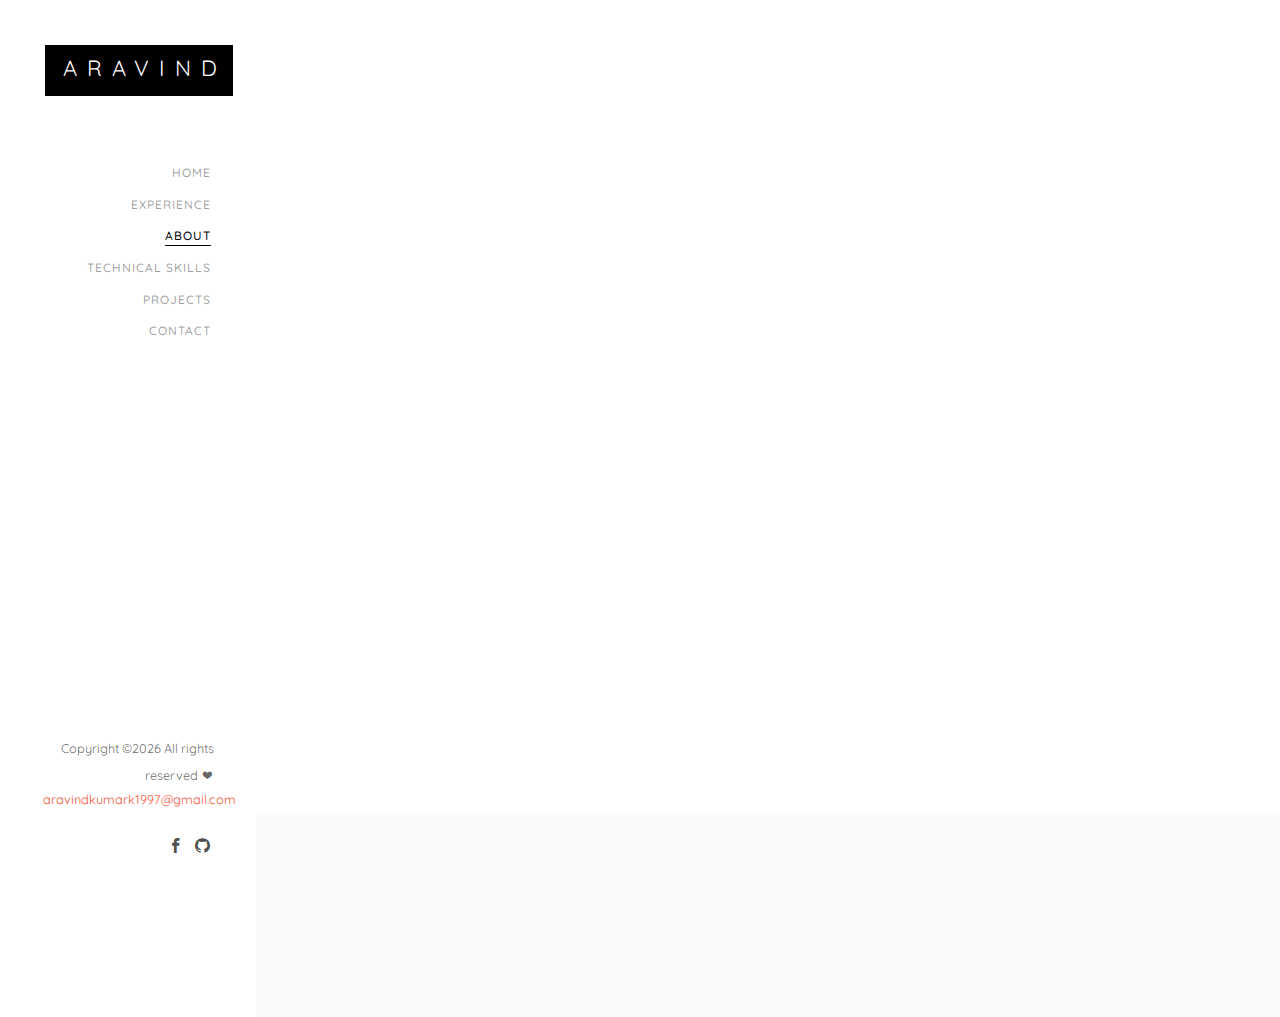
<file: about.html>
<!DOCTYPE HTML>
<html>
	<head>
	<meta charset="utf-8">
	<meta http-equiv="X-UA-Compatible" content="IE=edge">
	<title>Portfolio</title>
	<meta name="viewport" content="width=device-width, initial-scale=1">
	<meta name="description" content="" />
	<meta name="keywords" content="" />
	<meta name="author" content="" />

  <!-- Facebook and Twitter integration -->
	<meta property="og:title" content=""/>
	<meta property="og:image" content=""/>
	<meta property="og:url" content=""/>
	<meta property="og:site_name" content=""/>
	<meta property="og:description" content=""/>
	<meta name="twitter:title" content="" />
	<meta name="twitter:image" content="" />
	<meta name="twitter:url" content="" />
	<meta name="twitter:card" content="" />

	<!-- Place favicon.ico and apple-touch-icon.png in the root directory -->
	<link rel="shortcut icon" href="favicon.ico">

	<link href="https://fonts.googleapis.com/css?family=Quicksand:300,400,500,700" rel="stylesheet">
	
	<!-- Animate.css -->
	<link rel="stylesheet" href="css/animate.css">
	<!-- Icomoon Icon Fonts-->
	<link rel="stylesheet" href="css/icomoon.css">
	<!-- Bootstrap  -->
	<link rel="stylesheet" href="css/bootstrap.css">
	<!-- Flexslider  -->
	<link rel="stylesheet" href="css/flexslider.css">
	<!-- Theme style  -->
	<link rel="stylesheet" href="css/style.css">

	<!-- Modernizr JS -->
	<script src="js/modernizr-2.6.2.min.js"></script>
	<!-- FOR IE9 below -->
	<!--[if lt IE 9]>
	<script src="js/respond.min.js"></script>
	<![endif]-->

	</head>
	<body>
	<div id="colorlib-page">
		<a href="#" class="js-colorlib-nav-toggle colorlib-nav-toggle"><i></i></a>
		<aside id="colorlib-aside" role="complementary" class="border js-fullheight">
			<h1 id="colorlib-logo"><a href="index.html"><span>ARavind</span></a></h1>
			<nav id="colorlib-main-menu" role="navigation">
				<ul>
					<li><a href="index.html">Home</a></li>
					<li><a href="work.html">Experience</a></li>
					<li class="colorlib-active"><a href="about.html">About</a></li>
					<li><a href="services.html">Technical Skills</a></li>
					<li><a href="blog.html">Projects</a></li>
					<li><a href="contact.php">Contact</a></li>
				</ul>
			</nav>

			<div class="colorlib-footer">
				<p><small><!-- Link back to Colorlib can't be removed. Template is licensed under CC BY 3.0. -->
Copyright &copy;<script>document.write(new Date().getFullYear());</script> All rights reserved  <i class="icon-heart" aria-hidden="true"></i>
<!-- Link back to Colorlib can't be removed. Template is licensed under CC BY 3.0. --> </span> <span><a href="http://nothingtochance.co/" target="_blank">aravindkumark1997@gmail.com</a></span></small></p>
				<ul>
					<li><a href="https://www.facebook.com/profile.php?id=100011503790539&ref=bookmarks"><i class="icon-facebook2"></i></a></li>
				
					<li><a href="https://github.com/aravindkumar01"><i class="icon-github"></i></a></li>
					</ul>
			</div>

		</aside>

		<div id="colorlib-main">
			<div class="colorlib-about">
				<div class="container-fluid">
					<div class="row">
						<div class="col-md-6">
							<div class="about-img animate-box" data-animate-effect="fadeInLeft" style="background-image: url(images/img_bg_2.jpg);">
								<div class="about-img-2 animate-box" data-animate-effect="fadeInRight" style="background-image: url(images/aravind3.jpg);"></div>
							</div>
						</div>
						<div class="col-md-6 animate-box" data-animate-effect="fadeInLeft">
							<div class="about-desc">
								<span class="heading-meta">Welcome &amp; Introduce</span>
								<h3>My self Aravind Kumar!</h3>
								<p>On her way she met a copy. The copy warned the Little Blind Text, that where it came from it would have been rewritten a thousand times and everything that was left from its origin would be the word "and" and the Little Blind Text should turn around and return to its own, safe country.</p>
							</div>
							<div class="fancy-collapse-panel">
								<div class="panel-group" id="accordion" role="tablist" aria-multiselectable="true">
									<div class="panel panel-default">
									    <div class="panel-heading" role="tab" id="headingOne">
									        <h4 class="panel-title">
									            <a data-toggle="collapse" data-parent="#accordion" href="#collapseOne" aria-expanded="true" aria-controls="collapseOne">Why choose me?
									            </a>
									        </h4>
									    </div>
									    <div id="collapseOne" class="panel-collapse collapse in" role="tabpanel" aria-labelledby="headingOne">
									         <div class="panel-body">
									            <div class="row">
										      		<div class="col-md-6">
										      			<p>Far far away, behind the word mountains, far from the countries Vokalia and Consonantia, there live the blind texts. </p>
										      		</div>
										      		<div class="col-md-6">
										      			<p>Separated they live in Bookmarksgrove right at the coast of the Semantics, a large language ocean.</p>
										      		</div>
										      	</div>
									         </div>
									    </div>
									</div>
									<div class="panel panel-default">
									    <div class="panel-heading" role="tab" id="headingTwo">
									        <h4 class="panel-title">
									            <a class="collapsed" data-toggle="collapse" data-parent="#accordion" href="#collapseTwo" aria-expanded="false" aria-controls="collapseTwo">What I do?
									            </a>
									        </h4>
									    </div>
									    <div id="collapseTwo" class="panel-collapse collapse" role="tabpanel" aria-labelledby="headingTwo">
									        <div class="panel-body">
									            <p>Far far away, behind the word <strong>mountains</strong>, far from the countries Vokalia and Consonantia, there live the blind texts. Separated they live in Bookmarksgrove right at the coast of the Semantics, a large language ocean.</p>
													<ul>
														<li>Separated they live in Bookmarksgrove right</li>
														<li>Separated they live in Bookmarksgrove right</li>
													</ul>
									        </div>
									    </div>
									</div>
									<div class="panel panel-default">
									    <div class="panel-heading" role="tab" id="headingThree">
									        <h4 class="panel-title">
									            <a class="collapsed" data-toggle="collapse" data-parent="#accordion" href="#collapseThree" aria-expanded="false" aria-controls="collapseThree">My Specialties
									            </a>
									        </h4>
									    </div>
									    <div id="collapseThree" class="panel-collapse collapse" role="tabpanel" aria-labelledby="headingThree">
									        <div class="panel-body">
									            <p>Far far away, behind the word <strong>mountains</strong>, far from the countries Vokalia and Consonantia, there live the blind texts. Separated they live in Bookmarksgrove right at the coast of the Semantics, a large language ocean.</p>	
									        </div>
									    </div>
									</div>
								</div>
							</div>
						</div>
					</div>
				</div>
			</div>

			

			<div id="get-in-touch" class="colorlib-bg-color">
				<div class="colorlib-narrow-content">
					<div class="row">
						<div class="col-md-6 animate-box" data-animate-effect="fadeInLeft">
							<h2>Get in Touch!</h2>
						</div>
					</div>
					<div class="row">
						<div class="col-md-6 col-md-offset-3 col-md-pull-3 animate-box" data-animate-effect="fadeInLeft">
							<p><a href="contact.html" class="btn btn-primary btn-learn">Contact me!</a></p>
						</div>
						
					</div>
				</div>
			</div>
		</div>
	</div>

	<!-- jQuery -->
	<script src="js/jquery.min.js"></script>
	<!-- jQuery Easing -->
	<script src="js/jquery.easing.1.3.js"></script>
	<!-- Bootstrap -->
	<script src="js/bootstrap.min.js"></script>
	<!-- Waypoints -->
	<script src="js/jquery.waypoints.min.js"></script>
	<!-- Flexslider -->
	<script src="js/jquery.flexslider-min.js"></script>
	<!-- Sticky Kit -->
	<script src="js/sticky-kit.min.js"></script>
	
	
	<!-- MAIN JS -->
	<script src="js/main.js"></script>

	</body>
</html>
</file>
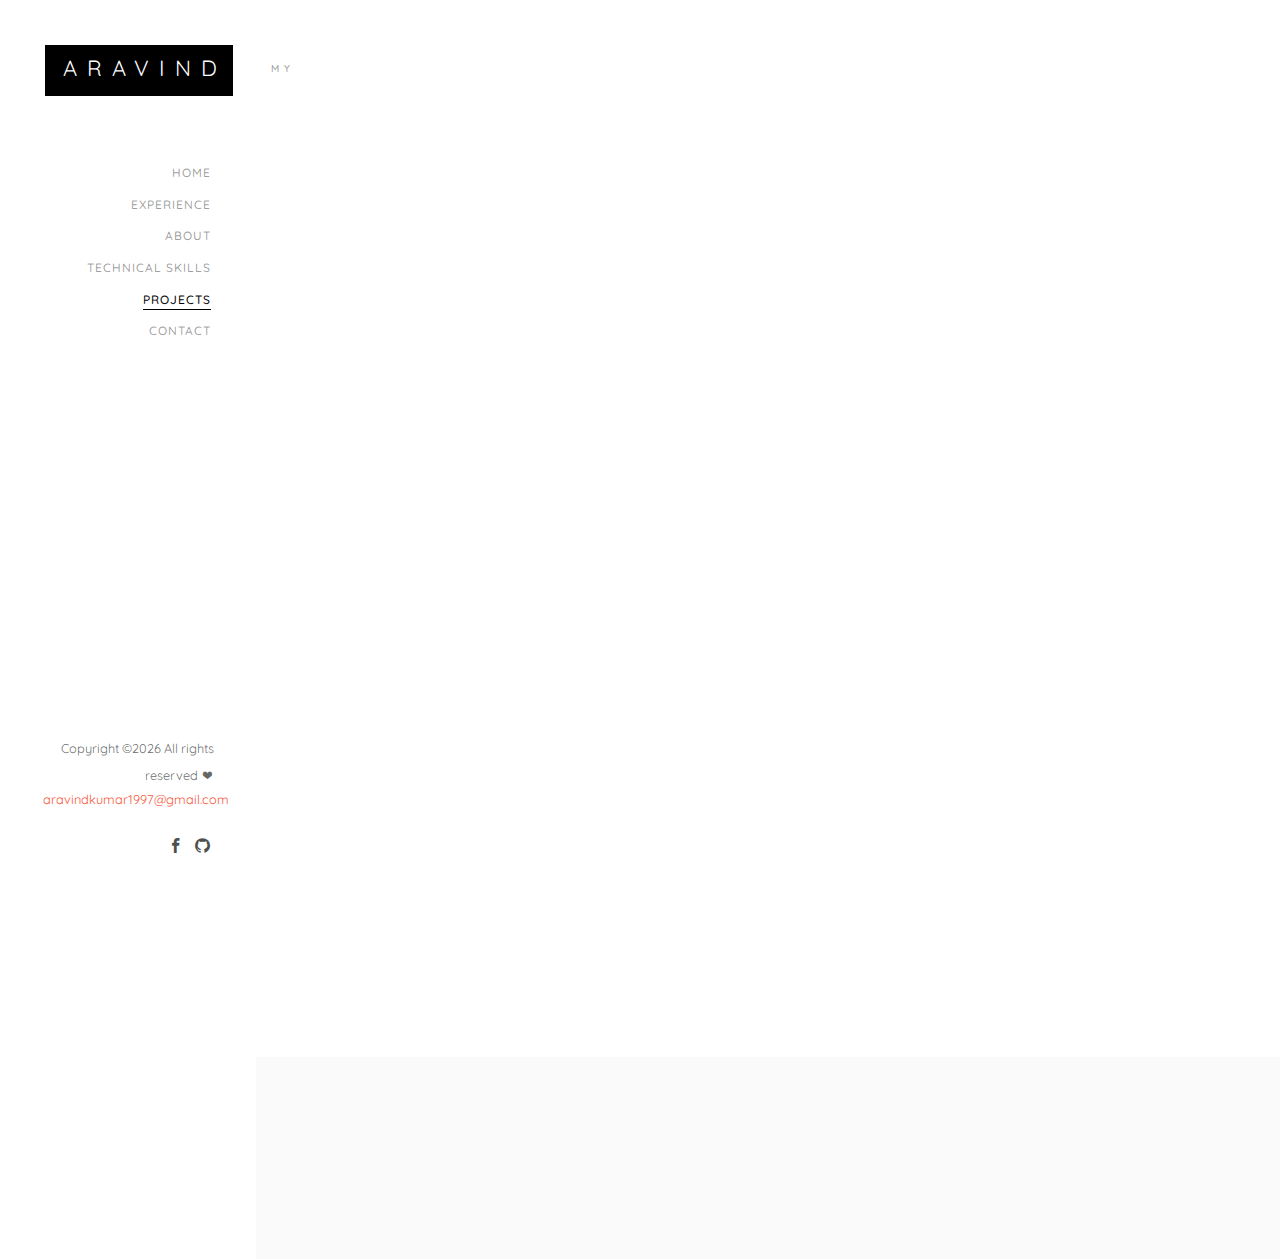
<file: blog.html>
<!DOCTYPE HTML>
<html>
	<head>
	<meta charset="utf-8">
	<meta http-equiv="X-UA-Compatible" content="IE=edge">
	<title>Portfolio</title>
	<meta name="viewport" content="width=device-width, initial-scale=1">
	<meta name="description" content="" />
	<meta name="keywords" content="" />
	<meta name="author" content="" />

  <!-- Facebook and Twitter integration -->
	<meta property="og:title" content=""/>
	<meta property="og:image" content=""/>
	<meta property="og:url" content=""/>
	<meta property="og:site_name" content=""/>
	<meta property="og:description" content=""/>
	<meta name="twitter:title" content="" />
	<meta name="twitter:image" content="" />
	<meta name="twitter:url" content="" />
	<meta name="twitter:card" content="" />

	<!-- Place favicon.ico and apple-touch-icon.png in the root directory -->
	<link rel="shortcut icon" href="favicon.ico">

	<link href="https://fonts.googleapis.com/css?family=Quicksand:300,400,500,700" rel="stylesheet">
	
	<!-- Animate.css -->
	<link rel="stylesheet" href="css/animate.css">
	<!-- Icomoon Icon Fonts-->
	<link rel="stylesheet" href="css/icomoon.css">
	<!-- Bootstrap  -->
	<link rel="stylesheet" href="css/bootstrap.css">
	<!-- Flexslider  -->
	<link rel="stylesheet" href="css/flexslider.css">
	<!-- Theme style  -->
	<link rel="stylesheet" href="css/style.css">

	<!-- Modernizr JS -->
	<script src="js/modernizr-2.6.2.min.js"></script>
	<!-- FOR IE9 below -->
	<!--[if lt IE 9]>
	<script src="js/respond.min.js"></script>
	<![endif]-->

	</head>
	<body>
	<div id="colorlib-page">
		<a href="#" class="js-colorlib-nav-toggle colorlib-nav-toggle"><i></i></a>
		<aside id="colorlib-aside" role="complementary" class="border js-fullheight">
			<h1 id="colorlib-logo"><a href="index.html"><span>Aravind</span></a></h1>
			<nav id="colorlib-main-menu" role="navigation">
				<ul>
					<li><a href="index.html">Home</a></li>
					<li><a href="work.html">Experience</a></li>
					<li><a href="about.html">About</a></li>
					<li><a href="services.html">Technical Skills </a></li>
					<li class="colorlib-active"><a href="blog.html">Projects</a></li>
					<li><a href="contact.php">Contact</a></li>
				</ul>
			</nav>

			<div class="colorlib-footer">
				<p><small><!-- Link back to Colorlib can't be removed. Template is licensed under CC BY 3.0. -->
Copyright &copy;<script>document.write(new Date().getFullYear());</script> All rights reserved  <i class="icon-heart" aria-hidden="true"></i>
<!-- Link back to Colorlib can't be removed. Template is licensed under CC BY 3.0. --> </span> <span> <a href="" target="_blank">aravindkumar1997@gmail.com</a></span></small></p>
				<ul>
			        <li><a href="https://www.facebook.com/profile.php?id=100011503790539&ref=bookmarks"><i class="icon-facebook2"></i></a></li>
				
				<li><a href="https://github.com/aravindkumar01"><i class="icon-github"></i></a></li>
				</ul>
			</div>

		</aside>

		<div id="colorlib-main">
		<div class="colorlib-blog">
				<div class="container-fluid">
					<div class="row">
						<div class="col-md-6 col-md-offset-3 col-md-pull-3">
							<span class="heading-meta">My</span>
							<h2 class="colorlib-heading animate-box" data-animate-effect="fadeInLeft">Projects</h2>
						</div>
					</div>
					<div class="row">
						<div class="col-md-4 col-sm-6 animate-box" data-animate-effect="fadeInLeft">
							<div class="blog-entry">
								<a href="blog.html" class="blog-img"><img src="images/p3.jpeg" class="img-responsive" alt="HTML5 Bootstrap Template by colorlib.com"></a>
								<div class="desc">
									<span><small>Feb 07, 2018 </small>  </span>
									<h3><a href="">IT Project Management System.</a></h3>
									<p style="color:red;">Skill-Used: </p>
									<p>HTML, CSS, JAVA SERVLET (MVC PATTERN), AJAX,
                                                JQUERY, JAVASCRIPT.
                                     .</p>
									 <p style="color:red;">Description:</p>
									<p>When the developer complete their task and submitted into my software then  
                                     The next task will be assign automated.
                                  </p>								
								  <a href="https://github.com/aravindkumar01/Java-servlet-project-" class="lead" style="color:red;">Read More <i class="icon-arrow-right3"></i></a>
						
								  
								</div>
							</div>
						</div>
						<div class="col-md-4 col-sm-6 animate-box" data-animate-effect="fadeInLeft">
							<div class="blog-entry">
								<a href="blog.html" class="blog-img"><img src="images/p1.jpg" class="img-responsive" alt="HTML5 Bootstrap Template by colorlib.com"></a>
								<div class="desc">
									<span><small>sep 10, 2018 </small></span>
									<h3><a href="">Geek Matices.</a></h3>
									<p style="color:red;">Skill-Used: </p>
									<p>HTML, CSS, JAVA, SPRING BOOT, AJAX,
                                          JQUERY, JAVASCRIPT.</p>
								    <p style="color:red;">Description:</p>
									<p>This is Geek Matics event register management 
									system software project. Online event registration web site for students.</p>
					     		     <a href="http://geek-kgisliim.herokuapp.com/" class="lead" style="color:red;">Read More <i class="icon-arrow-right3"></i></a>
						 
								</div>
							</div>
						</div>
						<div class="col-md-4 col-sm-6 animate-box" data-animate-effect="fadeInLeft">
							<div class="blog-entry">
								<a href="blog.html" class="blog-img"><img src="images/p2.jpeg" class="img-responsive" alt="HTML5 Bootstrap Template by colorlib.com"></a>
								<div class="desc">
									<span><small>oct 5, 2018 </small></span>
									<h3><a href="blog.html">Cloud coder(Dashboard)</a></h3>
									<p style="color:red;">Skill-Used: </p>
									<p>HTML, CSS, JAVA, SPRING MVC, AJAX,
                                             JQUERY, JAVASCRIPT.</p>
									<p style="color:red;">Description:</p>
									<p>To implement the dashboard for online cloudcoder (Programming portal).</p><br>
									     <a href="https://cloudcoder.org/" class="lead" style="color:red;">Read More <i class="icon-arrow-right3"></i></a>
						 
     							</div>
							</div>
						</div>
					</div>
				</div>
			</div>

			<div id="get-in-touch" class="colorlib-bg-color">
				<div class="colorlib-narrow-content">
					<div class="row">
						<div class="col-md-6 animate-box" data-animate-effect="fadeInLeft">
							<h2>Get in Touch!</h2>
						</div>
					</div>
					<div class="row">
						<div class="col-md-6 col-md-offset-3 col-md-pull-3 animate-box" data-animate-effect="fadeInLeft">
								<p><a href="contact.html" class="btn btn-primary btn-learn">Contact me!</a></p>
						</div>
						
					</div>
				</div>
			</div>
		</div>
	</div>

	<!-- jQuery -->
	<script src="js/jquery.min.js"></script>
	<!-- jQuery Easing -->
	<script src="js/jquery.easing.1.3.js"></script>
	<!-- Bootstrap -->
	<script src="js/bootstrap.min.js"></script>
	<!-- Waypoints -->
	<script src="js/jquery.waypoints.min.js"></script>
	<!-- Flexslider -->
	<script src="js/jquery.flexslider-min.js"></script>
	<!-- Sticky Kit -->
	<script src="js/sticky-kit.min.js"></script>
	
	
	<!-- MAIN JS -->
	<script src="js/main.js"></script>

	</body>
</html>
</file>
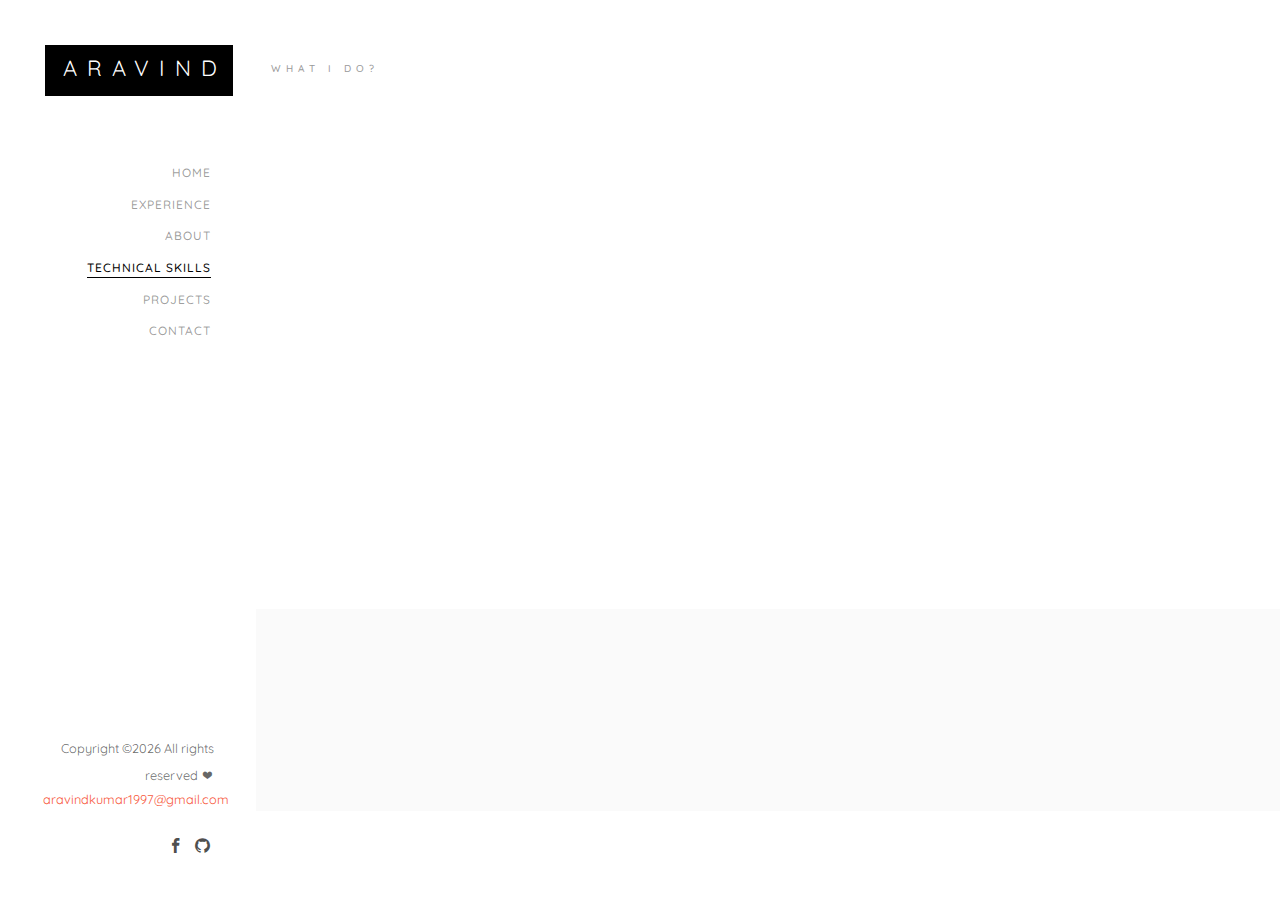
<file: services.html>
<!DOCTYPE HTML>
<html>
	<head>
	<meta charset="utf-8">
	<meta http-equiv="X-UA-Compatible" content="IE=edge">
	<title>Portfolio</title>
	<meta name="viewport" content="width=device-width, initial-scale=1">
	<meta name="description" content="" />
	<meta name="keywords" content="" />
	<meta name="author" content="" />

  <!-- Facebook and Twitter integration -->
	<meta property="og:title" content=""/>
	<meta property="og:image" content=""/>
	<meta property="og:url" content=""/>
	<meta property="og:site_name" content=""/>
	<meta property="og:description" content=""/>
	<meta name="twitter:title" content="" />
	<meta name="twitter:image" content="" />
	<meta name="twitter:url" content="" />
	<meta name="twitter:card" content="" />

	<!-- Place favicon.ico and apple-touch-icon.png in the root directory -->
	<link rel="shortcut icon" href="favicon.ico">

	<link href="https://fonts.googleapis.com/css?family=Quicksand:300,400,500,700" rel="stylesheet">
	<link rel="stylesheet" href="https://use.fontawesome.com/releases/v5.4.2/css/all.css" integrity="sha384-/rXc/GQVaYpyDdyxK+ecHPVYJSN9bmVFBvjA/9eOB+pb3F2w2N6fc5qB9Ew5yIns" crossorigin="anonymous">
	
	<!-- Animate.css -->
	<link rel="stylesheet" href="css/animate.css">
	<!-- Icomoon Icon Fonts-->
	<link rel="stylesheet" href="css/icomoon.css">
	<!-- Bootstrap  -->
	<link rel="stylesheet" href="css/bootstrap.css">
	<!-- Flexslider  -->
	<link rel="stylesheet" href="css/flexslider.css">
	<!-- Theme style  -->
	<link rel="stylesheet" href="css/style.css">

	<!-- Modernizr JS -->
	<script src="js/modernizr-2.6.2.min.js"></script>
	<!-- FOR IE9 below -->
	<!--[if lt IE 9]>
	<script src="js/respond.min.js"></script>
	<![endif]-->

	</head>
	<body>
	<div id="colorlib-page">
		<a href="#" class="js-colorlib-nav-toggle colorlib-nav-toggle"><i></i></a>
		<aside id="colorlib-aside" role="complementary" class="border js-fullheight">
			<h1 id="colorlib-logo"><a href="index.html"><span>Aravind</span></a></h1>
			<nav id="colorlib-main-menu" role="navigation">
				<ul>
					<li><a href="index.html">Home</a></li>
					<li><a href="work.html">Experience</a></li>
					<li><a href="about.html">About</a></li>
					<li class="colorlib-active"><a href="services.html">Technical Skills</a></li>
					<li><a href="blog.html">Projects</a></li>
					<li><a href="contact.php">Contact</a></li>
				</ul>
			</nav>

			<div class="colorlib-footer">
				<p><small><!-- Link back to Colorlib can't be removed. Template is licensed under CC BY 3.0. -->
Copyright &copy;<script>document.write(new Date().getFullYear());</script> All rights reserved <i class="icon-heart" aria-hidden="true"></i>  
<!-- Link back to Colorlib can't be removed. Template is licensed under CC BY 3.0. --> </span> <span> <a href="" target="_blank">aravindkumar1997@gmail.com</a></span></small></p>
				<ul>
				<li><a href="https://www.facebook.com/profile.php?id=100011503790539&ref=bookmarks"><i class="icon-facebook2"></i></a></li>
				
				<li><a href="https://github.com/aravindkumar01"><i class="icon-github"></i></a></li>
					</ul>
			</div>

		</aside>

		<div id="colorlib-main">
			<div class="colorlib-services">
				<div class="container-fluid">
					<div class="row">
						<div class="col-md-6 col-md-offset-3 col-md-pull-3">
							<span class="heading-meta">What I do?</span>
							<h2 class="colorlib-heading animate-box" data-animate-effect="fadeInLeft">Here are some of my expertise</h2>
						</div>
					</div>
						<div class="row">
						<div class="col-md-6">
							<div class="colorlib-feature animate-box" data-animate-effect="fadeInLeft">
								<div class="colorlib-icon">
									<i class="icon-paperplane"></i>
								</div>
								<div class="colorlib-text">
									<h3>Language</h3>
									<p>JAVA, C, C++.</p>
								</div>
							</div>

							<div class="colorlib-feature animate-box" data-animate-effect="fadeInLeft">
								<div class="colorlib-icon">
									<i class="fa fa-database "></i>
								</div>
								<div class="colorlib-text">
									<h3>Database</h3>
									<p>Mysql,sql.</p>
								</div>
							</div>

							
						</div>
				        	<div class="col-md-6">
							<div class="colorlib-feature animate-box" data-animate-effect="fadeInLeft">
								<div class="colorlib-icon">
									<i class="fas fa-globe-asia""></i>
								</div>
								<div class="colorlib-text">
									<h3>Web technologies</h3>
									<p>Angular(basics),HTML,CSS,Java script,Bootstrap,                                                                                   
                                            JQuery, Ajax.
                                                </p>
								</div>
							</div>

							<div class="colorlib-feature animate-box" data-animate-effect="fadeInLeft">
								<div class="colorlib-icon">
									<i class="fa fa-tv "></i>
								</div>
								<div class="colorlib-text">
									<h3>Frameworks</h3>
									<p>Spring MVC, Spring Boot, Java Servlet.</p>
								</div>
							</div>

						
						</div>
					</div>
				</div>
			</div>



			<div id="get-in-touch" class="colorlib-bg-color">
				<div class="colorlib-narrow-content">
					<div class="row">
						<div class="col-md-6 animate-box" data-animate-effect="fadeInLeft">
							<h2>Get in Touch!</h2>
						</div>
					</div>
					<div class="row">
						<div class="col-md-6 col-md-offset-3 col-md-pull-3 animate-box" data-animate-effect="fadeInLeft">
							<p><a href="contact.html" class="btn btn-primary btn-learn">Contact me!</a></p>
						</div>
						
					</div>
				</div>
			</div>
		</div>
	</div>

	<!-- jQuery -->
	<script src="js/jquery.min.js"></script>
	<!-- jQuery Easing -->
	<script src="js/jquery.easing.1.3.js"></script>
	<!-- Bootstrap -->
	<script src="js/bootstrap.min.js"></script>
	<!-- Waypoints -->
	<script src="js/jquery.waypoints.min.js"></script>
	<!-- Flexslider -->
	<script src="js/jquery.flexslider-min.js"></script>
	<!-- Sticky Kit -->
	<script src="js/sticky-kit.min.js"></script>
	
	
	<!-- MAIN JS -->
	<script src="js/main.js"></script>

	</body>
</html>
</file>
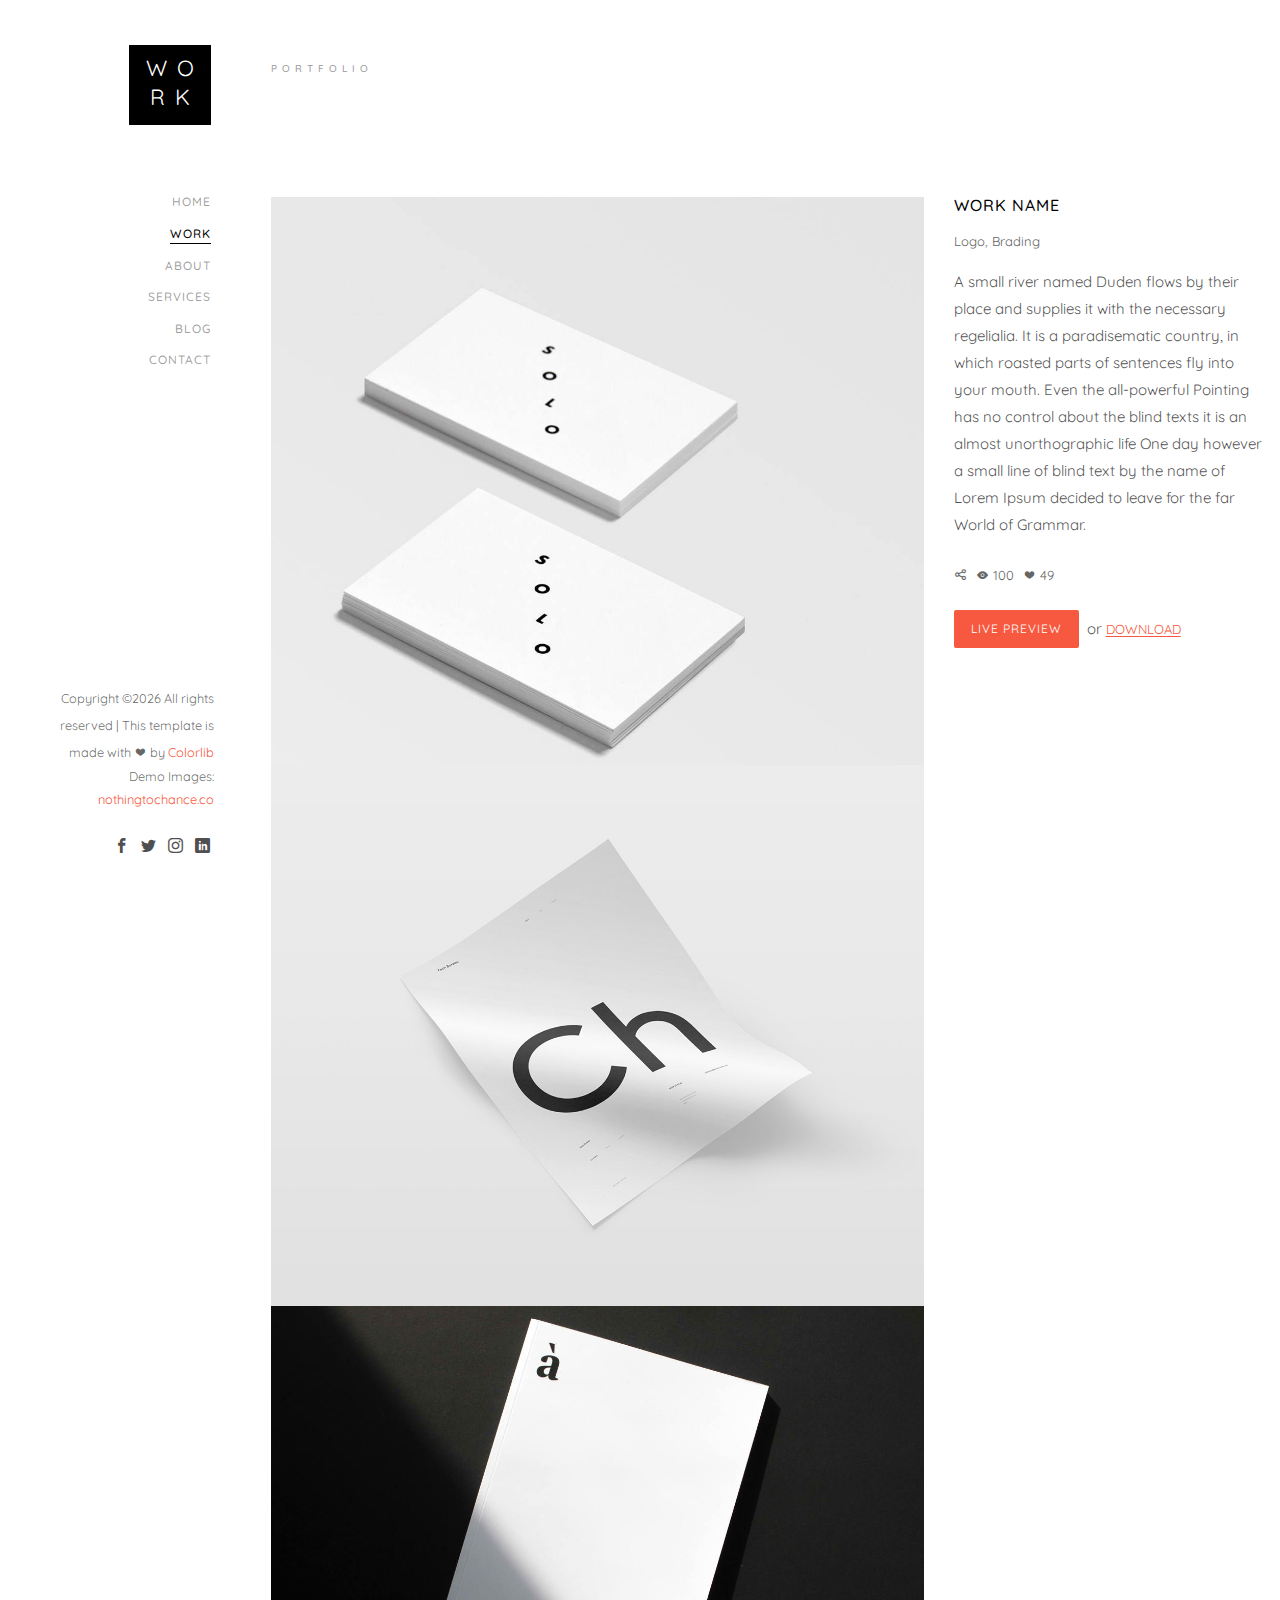
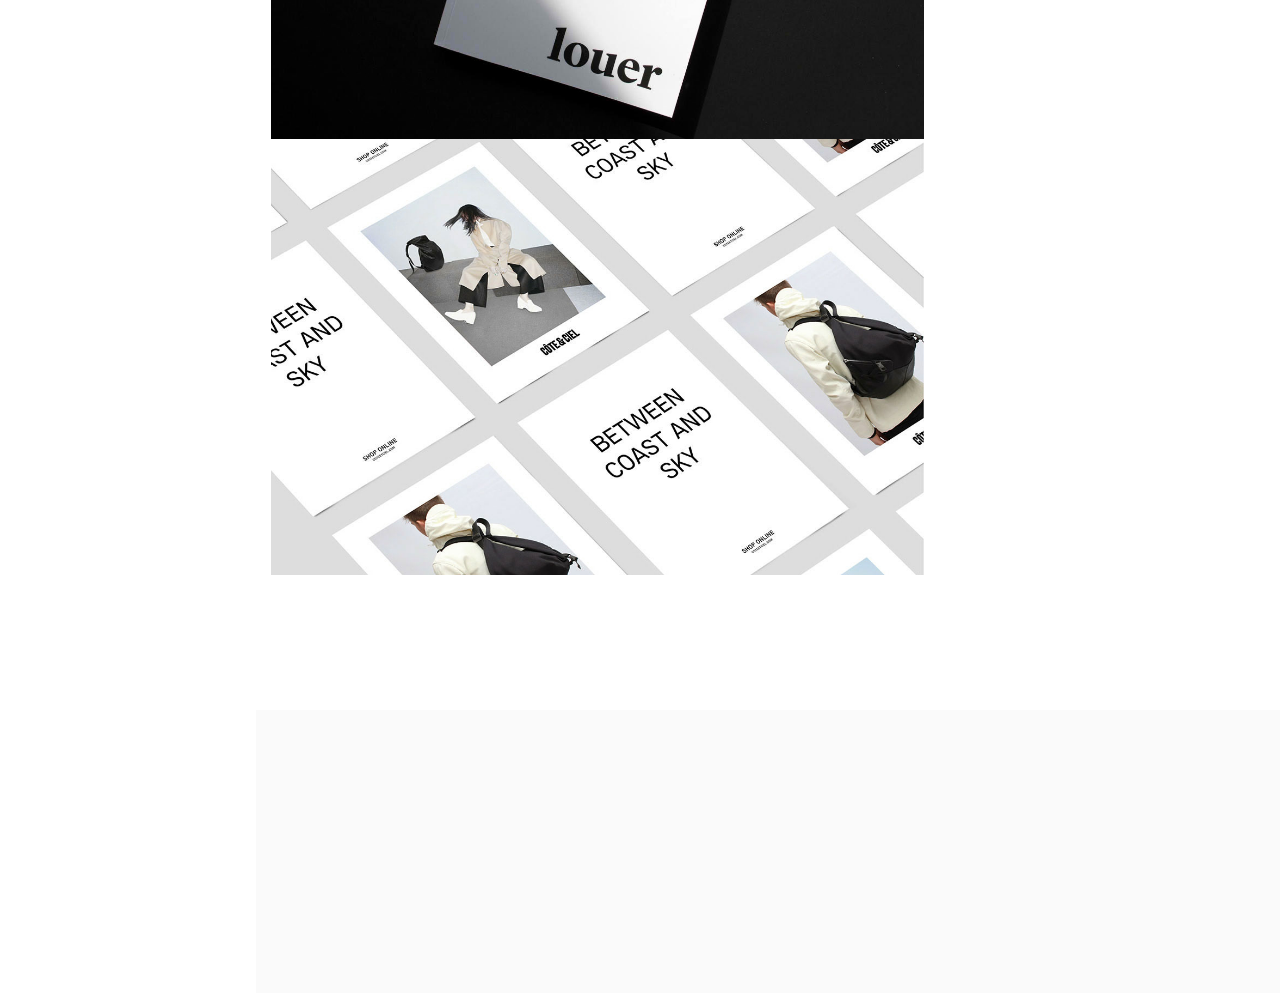
<file: work-single.html>
<!DOCTYPE HTML>
<html>
	<head>
	<meta charset="utf-8">
	<meta http-equiv="X-UA-Compatible" content="IE=edge">
	<title>Work Template</title>
	<meta name="viewport" content="width=device-width, initial-scale=1">
	<meta name="description" content="" />
	<meta name="keywords" content="" />
	<meta name="author" content="" />

  <!-- Facebook and Twitter integration -->
	<meta property="og:title" content=""/>
	<meta property="og:image" content=""/>
	<meta property="og:url" content=""/>
	<meta property="og:site_name" content=""/>
	<meta property="og:description" content=""/>
	<meta name="twitter:title" content="" />
	<meta name="twitter:image" content="" />
	<meta name="twitter:url" content="" />
	<meta name="twitter:card" content="" />

	<!-- Place favicon.ico and apple-touch-icon.png in the root directory -->
	<link rel="shortcut icon" href="favicon.ico">

	<link href="https://fonts.googleapis.com/css?family=Quicksand:300,400,500,700" rel="stylesheet">
	
	<!-- Animate.css -->
	<link rel="stylesheet" href="css/animate.css">
	<!-- Icomoon Icon Fonts-->
	<link rel="stylesheet" href="css/icomoon.css">
	<!-- Bootstrap  -->
	<link rel="stylesheet" href="css/bootstrap.css">
	<!-- Flexslider  -->
	<link rel="stylesheet" href="css/flexslider.css">
	<!-- Theme style  -->
	<link rel="stylesheet" href="css/style.css">

	<!-- Modernizr JS -->
	<script src="js/modernizr-2.6.2.min.js"></script>
	<!-- FOR IE9 below -->
	<!--[if lt IE 9]>
	<script src="js/respond.min.js"></script>
	<![endif]-->

	</head>
	<body>
	<div id="colorlib-page">
		<a href="#" class="js-colorlib-nav-toggle colorlib-nav-toggle"><i></i></a>
		<aside id="colorlib-aside" role="complementary" class="border js-fullheight">
			<h1 id="colorlib-logo"><a href="index.html"><span>Wo</span><span>rk</span></a></h1>
			<nav id="colorlib-main-menu" role="navigation">
				<ul>
					<li><a href="index.html">Home</a></li>
					<li class="colorlib-active"><a href="work.html">Work</a></li>
					<li><a href="about.html">About</a></li>
					<li><a href="services.html">Services</a></li>
					<li><a href="blog.html">Blog</a></li>
					<li><a href="contact.php">Contact</a></li>
				</ul>
			</nav>

			<div class="colorlib-footer">
				<p><small><!-- Link back to Colorlib can't be removed. Template is licensed under CC BY 3.0. -->
Copyright &copy;<script>document.write(new Date().getFullYear());</script> All rights reserved | This template is made with <i class="icon-heart" aria-hidden="true"></i> by <a href="https://colorlib.com" target="_blank">Colorlib</a>
<!-- Link back to Colorlib can't be removed. Template is licensed under CC BY 3.0. --> </span> <span>Demo Images: <a href="http://nothingtochance.co/" target="_blank">nothingtochance.co</a></span></small></p>
				<ul>
					<li><a href="#"><i class="icon-facebook2"></i></a></li>
					<li><a href="#"><i class="icon-twitter2"></i></a></li>
					<li><a href="#"><i class="icon-instagram"></i></a></li>
					<li><a href="#"><i class="icon-linkedin2"></i></a></li>
				</ul>
			</div>

		</aside>

		<div id="colorlib-main">

			<div class="colorlib-work">
				<div class="container-fluid">
					<div class="row">
						<div class="col-md-6 col-md-offset-3 col-md-pull-3">
							<span class="heading-meta">Portfolio</span>
							<h2 class="colorlib-heading animate-box" data-animate-effect="fadeInLeft">Work Single</h2>
						</div>
					</div>
					<div class="row">
						<div class="col-md-8 image-content">
							<img class="img-responsive" src="images/work-1.jpg" alt="HTML5 Bootstrap Template by colorlib.com">
							<img class="img-responsive" src="images/work-2.jpg" alt="HTML5 Bootstrap Template by colorlib.com">
							<img class="img-responsive" src="images/work-3.jpg" alt="HTML5 Bootstrap Template by colorlib.com">
							<img class="img-responsive" src="images/work-4.jpg" alt="HTML5 Bootstrap Template by colorlib.com">
						</div>
						<div class="col-md-4 sticky-parent">
							<div id="sticky_item">
								<div class="project-desc">
									<h2>Work Name</h2>
									<span><a href="#">Logo</a>, <a href="#">Brading</a></span>
									<p>A small river named Duden flows by their place and supplies it with the necessary regelialia. It is a paradisematic country, in which roasted parts of sentences fly into your mouth. Even the all-powerful Pointing has no control about the blind texts it is an almost unorthographic life One day however a small line of blind text by the name of Lorem Ipsum decided to leave for the far World of Grammar.</p>
									<p class="icon">
										<span><a href="#"><i class="icon-share3"></i></a></span>
										<span><a href="#"><i class="icon-eye"></i> 100</a></span>
										<span><a href="#"><i class="icon-heart"></i> 49</a></span>
									</p>
									<p><a href="#" class="btn btn-primary">Live Preview</a> or <a href="#" class="btn-download">Download</a></p>
								</div>
							</div>
						</div>
					</div>
				</div>
			</div>

			<div id="get-in-touch" class="colorlib-bg-color">
				<div class="colorlib-narrow-content">
					<div class="row">
						<div class="col-md-6 animate-box" data-animate-effect="fadeInLeft">
							<h2>Get in Touch!</h2>
						</div>
					</div>
					<div class="row">
						<div class="col-md-6 col-md-offset-3 col-md-pull-3 animate-box" data-animate-effect="fadeInLeft">
							<p class="colorlib-lead">Separated they live in Bookmarksgrove right at the coast of the Semantics, a large language ocean.</p>
							<p><a href="contact.html" class="btn btn-primary btn-learn">Contact me!</a></p>
						</div>
						
					</div>
				</div>
			</div>
		</div>
	</div>

	<!-- jQuery -->
	<script src="js/jquery.min.js"></script>
	<!-- jQuery Easing -->
	<script src="js/jquery.easing.1.3.js"></script>
	<!-- Bootstrap -->
	<script src="js/bootstrap.min.js"></script>
	<!-- Waypoints -->
	<script src="js/jquery.waypoints.min.js"></script>
	<!-- Flexslider -->
	<script src="js/jquery.flexslider-min.js"></script>
	<!-- Sticky Kit -->
	<script src="js/sticky-kit.min.js"></script>
	
	
	<!-- MAIN JS -->
	<script src="js/main.js"></script>

	</body>
</html>
</file>
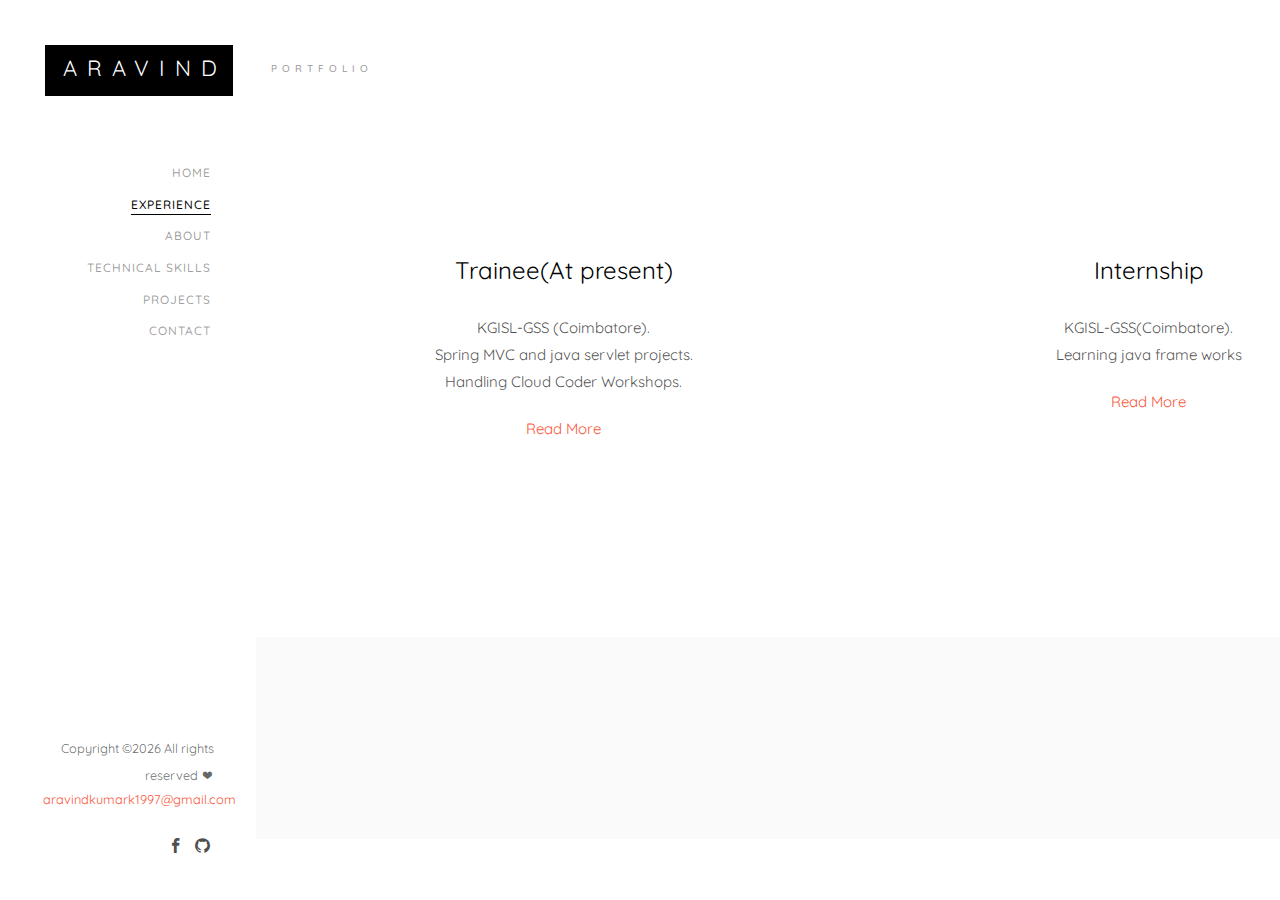
<file: work.html>
<!DOCTYPE HTML>
<html>
	<head>
	<meta charset="utf-8">
	<meta http-equiv="X-UA-Compatible" content="IE=edge">
	<title>Portfolio</title>
	<meta name="viewport" content="width=device-width, initial-scale=1">
	<meta name="description" content="" />
	<meta name="keywords" content="" />
	<meta name="author" content="" />

  <!-- Facebook and Twitter integration -->
	<meta property="og:title" content=""/>
	<meta property="og:image" content=""/>
	<meta property="og:url" content=""/>
	<meta property="og:site_name" content=""/>
	<meta property="og:description" content=""/>
	<meta name="twitter:title" content="" />
	<meta name="twitter:image" content="" />
	<meta name="twitter:url" content="" />
	<meta name="twitter:card" content="" />

	<!-- Place favicon.ico and apple-touch-icon.png in the root directory -->
	<link rel="shortcut icon" href="favicon.ico">

	<link href="https://fonts.googleapis.com/css?family=Quicksand:300,400,500,700" rel="stylesheet">
	
	<!-- Animate.css -->
	<link rel="stylesheet" href="css/animate.css">
	<!-- Icomoon Icon Fonts-->
	<link rel="stylesheet" href="css/icomoon.css">
	<!-- Bootstrap  -->
	<link rel="stylesheet" href="css/bootstrap.css">
	<!-- Flexslider  -->
	<link rel="stylesheet" href="css/flexslider.css">
	<!-- Theme style  -->
	<link rel="stylesheet" href="css/style.css">

	<!-- Modernizr JS -->
	<script src="js/modernizr-2.6.2.min.js"></script>
	<!-- FOR IE9 below -->
	<!--[if lt IE 9]>
	<script src="js/respond.min.js"></script>
	<![endif]-->

	</head>
	<body>
	<div id="colorlib-page">
		<a href="#" class="js-colorlib-nav-toggle colorlib-nav-toggle"><i></i></a>
		<aside id="colorlib-aside" role="complementary" class="border js-fullheight">
			<h1 id="colorlib-logo"><a href="index.html"><span>Aravind</span></a></h1>
			<nav id="colorlib-main-menu" role="navigation">
				<ul>
					<li><a href="index.html">Home</a></li>
					<li class="colorlib-active"><a href="work.html">Experience</a></li>
					<li><a href="about.html">About</a></li>
					<li><a href="services.html">Technical Skills</a></li>
					<li><a href="blog.html">Projects</a></li>
					<li><a href="contact.php">Contact</a></li>
				</ul>
			</nav>

			<div class="colorlib-footer">
				<p><small><!-- Link back to Colorlib can't be removed. Template is licensed under CC BY 3.0. -->
Copyright &copy;<script>document.write(new Date().getFullYear());</script> All rights reserved <i class="icon-heart" aria-hidden="true"></i> 
<!-- Link back to Colorlib can't be removed. Template is licensed under CC BY 3.0. --> </span> <span> <a href="" target="_blank">aravindkumark1997@gmail.com</a></span></small></p>
				<ul>
				
				<li><a href="https://www.facebook.com/profile.php?id=100011503790539&ref=bookmarks"><i class="icon-facebook2"></i></a></li>
				
					<li><a href="https://github.com/aravindkumar01"><i class="icon-github"></i></a></li>
				
				
				</ul>
			</div>

		</aside>

		<div id="colorlib-main">

						<div class="colorlib-work">
				<div class="container-fluid">
						<div class="row">
						<div class="col-md-6 col-md-offset-3 col-md-pull-3">
							<span class="heading-meta">Portfolio</span>
							<h2 class="colorlib-heading animate-box" data-animate-effect="fadeInLeft">My Experience</h2>
						</div>
					</div>
					
<div class="">
    <div class="container">
     	<div class="row">
			 
			    <div class="col-lg-6">
               
					<div class="box-part text-center">
                        
                        
                        <i class="fas fa-user-alt fa-3x" aria-hidden="true"  ></i>
						<div class="title">
							<h3>Trainee(At present)</h3>
						</div>
                        
						<div class="text">
						    <span>KGISL-GSS (Coimbatore).</span><br>
							 <span>	Spring MVC and java servlet projects.  </span><br>
							  <span>Handling Cloud Coder Workshops.</span>
						</div>
                        
						<a href="https://www.kgisl.com/">Read More</a>
                        
					 </div>
				</div>	 
				
				 <div class="col-lg-6 ">
               
					<div class="box-part text-center">
					    
					    <i class="fa fa-user fa-3x" aria-hidden="true"></i>
                    
						<div class="title">
							<h3>Internship</h3>
						</div>
                        
						<div class="text">
					
                               <span>KGISL-GSS(Coimbatore). </span><br>
							   <span>Learning java frame works</span>
				         	</div>
                        
						<a href="https://www.kgisl.com/">Read More</a>
                        
					 </div>
				</div>	 
				
				
		
		</div>		
    </div>
</div>
				</div>
			</div>
			

			<div id="get-in-touch" class="colorlib-bg-color">
				<div class="colorlib-narrow-content">
					<div class="row">
						<div class="col-md-6 animate-box" data-animate-effect="fadeInLeft">
							<h2>Get in Touch!</h2>
						</div>
					</div>
					<div class="row">
						<div class="col-md-6 col-md-offset-3 col-md-pull-3 animate-box" data-animate-effect="fadeInLeft">
							<p><a href="contact.html" class="btn btn-primary btn-learn">Contact me!</a></p>
						</div>
						
					</div>
				</div>
			</div>
		</div>
	</div>

	<!-- jQuery -->
	<script src="js/jquery.min.js"></script>
	<!-- jQuery Easing -->
	<script src="js/jquery.easing.1.3.js"></script>
	<!-- Bootstrap -->
	<script src="js/bootstrap.min.js"></script>
	<!-- Waypoints -->
	<script src="js/jquery.waypoints.min.js"></script>
	<!-- Flexslider -->
	<script src="js/jquery.flexslider-min.js"></script>
	<!-- Sticky Kit -->
	<script src="js/sticky-kit.min.js"></script>
	
	
	<!-- MAIN JS -->
	<script src="js/main.js"></script>

	</body>
</html>
</file>
<file: css/icomoon.css>
@font-face {
  font-family: 'icomoon';
  src:  url('fonts/icomoon.eot?6py85u');
  src:  url('fonts/icomoon.eot?6py85u#iefix') format('embedded-opentype'),
    url('fonts/icomoon.ttf?6py85u') format('truetype'),
    url('fonts/icomoon.woff?6py85u') format('woff'),
    url('fonts/icomoon.svg?6py85u#icomoon') format('svg');
  font-weight: normal;
  font-style: normal;
}

[class^="icon-"], [class*=" icon-"] {
  /* use !important to prevent issues with browser extensions that change fonts */
  font-family: 'icomoon' !important;
  speak: none;
  font-style: normal;
  font-weight: normal;
  font-variant: normal;
  text-transform: none;
  line-height: 1;

  /* Better Font Rendering =========== */
  -webkit-font-smoothing: antialiased;
  -moz-osx-font-smoothing: grayscale;
}

.icon-times:before {
  content: "\e930";
}
.icon-tick:before {
  content: "\e931";
}
.icon-plus:before {
  content: "\e932";
}
.icon-minus:before {
  content: "\e933";
}
.icon-equals:before {
  content: "\e934";
}
.icon-divide:before {
  content: "\e935";
}
.icon-chevron-right:before {
  content: "\e936";
}
.icon-chevron-left:before {
  content: "\e937";
}
.icon-arrow-right-thick:before {
  content: "\e938";
}
.icon-arrow-left-thick:before {
  content: "\e939";
}
.icon-th-small:before {
  content: "\e93a";
}
.icon-th-menu:before {
  content: "\e93b";
}
.icon-th-list:before {
  content: "\e93c";
}
.icon-th-large:before {
  content: "\e93d";
}
.icon-home:before {
  content: "\e93e";
}
.icon-arrow-forward:before {
  content: "\e93f";
}
.icon-arrow-back:before {
  content: "\e940";
}
.icon-rss:before {
  content: "\e941";
}
.icon-location:before {
  content: "\e942";
}
.icon-link:before {
  content: "\e943";
}
.icon-image:before {
  content: "\e944";
}
.icon-arrow-up-thick:before {
  content: "\e945";
}
.icon-arrow-down-thick:before {
  content: "\e946";
}
.icon-starburst:before {
  content: "\e947";
}
.icon-starburst-outline:before {
  content: "\e948";
}
.icon-star3:before {
  content: "\e949";
}
.icon-flow-children:before {
  content: "\e94a";
}
.icon-export:before {
  content: "\e94b";
}
.icon-delete2:before {
  content: "\e94c";
}
.icon-delete-outline:before {
  content: "\e94d";
}
.icon-cloud-storage:before {
  content: "\e94e";
}
.icon-wi-fi:before {
  content: "\e94f";
}
.icon-heart:before {
  content: "\e950";
}
.icon-flash:before {
  content: "\e951";
}
.icon-cancel:before {
  content: "\e952";
}
.icon-backspace:before {
  content: "\e953";
}
.icon-attachment:before {
  content: "\e954";
}
.icon-arrow-move:before {
  content: "\e955";
}
.icon-warning:before {
  content: "\e956";
}
.icon-user:before {
  content: "\e957";
}
.icon-radar:before {
  content: "\e958";
}
.icon-lock-open:before {
  content: "\e959";
}
.icon-lock-closed:before {
  content: "\e95a";
}
.icon-location-arrow:before {
  content: "\e95b";
}
.icon-info:before {
  content: "\e95c";
}
.icon-user-delete:before {
  content: "\e95d";
}
.icon-user-add:before {
  content: "\e95e";
}
.icon-media-pause:before {
  content: "\e95f";
}
.icon-group:before {
  content: "\e960";
}
.icon-chart-pie:before {
  content: "\e961";
}
.icon-chart-line:before {
  content: "\e962";
}
.icon-chart-bar:before {
  content: "\e963";
}
.icon-chart-area:before {
  content: "\e964";
}
.icon-video:before {
  content: "\e965";
}
.icon-point-of-interest:before {
  content: "\e966";
}
.icon-infinity:before {
  content: "\e967";
}
.icon-globe:before {
  content: "\e968";
}
.icon-eye:before {
  content: "\e969";
}
.icon-cog:before {
  content: "\e96a";
}
.icon-camera:before {
  content: "\e96b";
}
.icon-upload:before {
  content: "\e96c";
}
.icon-scissors:before {
  content: "\e96d";
}
.icon-refresh:before {
  content: "\e96e";
}
.icon-pin:before {
  content: "\e96f";
}
.icon-key:before {
  content: "\e970";
}
.icon-info-large:before {
  content: "\e971";
}
.icon-eject:before {
  content: "\e972";
}
.icon-download:before {
  content: "\e973";
}
.icon-zoom:before {
  content: "\e974";
}
.icon-zoom-out:before {
  content: "\e975";
}
.icon-zoom-in:before {
  content: "\e976";
}
.icon-sort-numerically:before {
  content: "\e977";
}
.icon-sort-alphabetically:before {
  content: "\e978";
}
.icon-input-checked:before {
  content: "\e979";
}
.icon-calender:before {
  content: "\e97a";
}
.icon-world2:before {
  content: "\e97b";
}
.icon-notes:before {
  content: "\e97c";
}
.icon-code:before {
  content: "\e97d";
}
.icon-arrow-sync:before {
  content: "\e97e";
}
.icon-arrow-shuffle:before {
  content: "\e97f";
}
.icon-arrow-repeat:before {
  content: "\e980";
}
.icon-arrow-minimise:before {
  content: "\e981";
}
.icon-arrow-maximise:before {
  content: "\e982";
}
.icon-arrow-loop:before {
  content: "\e983";
}
.icon-anchor:before {
  content: "\e984";
}
.icon-spanner:before {
  content: "\e985";
}
.icon-puzzle:before {
  content: "\e986";
}
.icon-power:before {
  content: "\e987";
}
.icon-plane:before {
  content: "\e988";
}
.icon-pi:before {
  content: "\e989";
}
.icon-phone:before {
  content: "\e98a";
}
.icon-microphone2:before {
  content: "\e98b";
}
.icon-media-rewind:before {
  content: "\e98c";
}
.icon-flag:before {
  content: "\e98d";
}
.icon-adjust-brightness:before {
  content: "\e98e";
}
.icon-waves:before {
  content: "\e98f";
}
.icon-social-twitter:before {
  content: "\e990";
}
.icon-social-facebook:before {
  content: "\e991";
}
.icon-social-dribbble:before {
  content: "\e992";
}
.icon-media-stop:before {
  content: "\e993";
}
.icon-media-record:before {
  content: "\e994";
}
.icon-media-play:before {
  content: "\e995";
}
.icon-media-fast-forward:before {
  content: "\e996";
}
.icon-media-eject:before {
  content: "\e997";
}
.icon-social-vimeo:before {
  content: "\e998";
}
.icon-social-tumbler:before {
  content: "\e999";
}
.icon-social-skype:before {
  content: "\e99a";
}
.icon-social-pinterest:before {
  content: "\e99b";
}
.icon-social-linkedin:before {
  content: "\e99c";
}
.icon-social-last-fm:before {
  content: "\e99d";
}
.icon-social-github:before {
  content: "\e99e";
}
.icon-social-flickr:before {
  content: "\e99f";
}
.icon-at:before {
  content: "\e9a0";
}
.icon-times-outline:before {
  content: "\e9a1";
}
.icon-plus-outline:before {
  content: "\e9a2";
}
.icon-minus-outline:before {
  content: "\e9a3";
}
.icon-tick-outline:before {
  content: "\e9a4";
}
.icon-th-large-outline:before {
  content: "\e9a5";
}
.icon-equals-outline:before {
  content: "\e9a6";
}
.icon-divide-outline:before {
  content: "\e9a7";
}
.icon-chevron-right-outline:before {
  content: "\e9a8";
}
.icon-chevron-left-outline:before {
  content: "\e9a9";
}
.icon-arrow-right-outline:before {
  content: "\e9aa";
}
.icon-arrow-left-outline:before {
  content: "\e9ab";
}
.icon-th-small-outline:before {
  content: "\e9ac";
}
.icon-th-menu-outline:before {
  content: "\e9ad";
}
.icon-th-list-outline:before {
  content: "\e9ae";
}
.icon-news2:before {
  content: "\e9b1";
}
.icon-home-outline:before {
  content: "\e9b2";
}
.icon-arrow-up-outline:before {
  content: "\e9b3";
}
.icon-arrow-forward-outline:before {
  content: "\e9b4";
}
.icon-arrow-down-outline:before {
  content: "\e9b5";
}
.icon-arrow-back-outline:before {
  content: "\e9b6";
}
.icon-trash3:before {
  content: "\e9b7";
}
.icon-rss-outline:before {
  content: "\e9b8";
}
.icon-message:before {
  content: "\e9b9";
}
.icon-location-outline:before {
  content: "\e9ba";
}
.icon-link-outline:before {
  content: "\e9bb";
}
.icon-image-outline:before {
  content: "\e9bc";
}
.icon-export-outline:before {
  content: "\e9bd";
}
.icon-cross:before {
  content: "\e9be";
}
.icon-wi-fi-outline:before {
  content: "\e9bf";
}
.icon-star-outline:before {
  content: "\e9c0";
}
.icon-media-pause-outline:before {
  content: "\e9c1";
}
.icon-mail:before {
  content: "\e9c2";
}
.icon-heart-outline:before {
  content: "\e9c3";
}
.icon-flash-outline:before {
  content: "\e9c4";
}
.icon-cancel-outline:before {
  content: "\e9c5";
}
.icon-beaker:before {
  content: "\e9c6";
}
.icon-arrow-move-outline:before {
  content: "\e9c7";
}
.icon-watch2:before {
  content: "\e9c8";
}
.icon-warning-outline:before {
  content: "\e9c9";
}
.icon-time:before {
  content: "\e9ca";
}
.icon-radar-outline:before {
  content: "\e9cb";
}
.icon-lock-open-outline:before {
  content: "\e9cc";
}
.icon-location-arrow-outline:before {
  content: "\e9cd";
}
.icon-info-outline:before {
  content: "\e9ce";
}
.icon-backspace-outline:before {
  content: "\e9cf";
}
.icon-attachment-outline:before {
  content: "\e9d0";
}
.icon-user-outline:before {
  content: "\e9d1";
}
.icon-user-delete-outline:before {
  content: "\e9d2";
}
.icon-user-add-outline:before {
  content: "\e9d3";
}
.icon-lock-closed-outline:before {
  content: "\e9d4";
}
.icon-group-outline:before {
  content: "\e9d5";
}
.icon-chart-pie-outline:before {
  content: "\e9d6";
}
.icon-chart-line-outline:before {
  content: "\e9d7";
}
.icon-chart-bar-outline:before {
  content: "\e9d8";
}
.icon-chart-area-outline:before {
  content: "\e9d9";
}
.icon-video-outline:before {
  content: "\e9da";
}
.icon-point-of-interest-outline:before {
  content: "\e9db";
}
.icon-map:before {
  content: "\e9dc";
}
.icon-key-outline:before {
  content: "\e9dd";
}
.icon-infinity-outline:before {
  content: "\e9de";
}
.icon-globe-outline:before {
  content: "\e9df";
}
.icon-eye-outline:before {
  content: "\e9e0";
}
.icon-cog-outline:before {
  content: "\e9e1";
}
.icon-camera-outline:before {
  content: "\e9e2";
}
.icon-upload-outline:before {
  content: "\e9e3";
}
.icon-support:before {
  content: "\e9e4";
}
.icon-scissors-outline:before {
  content: "\e9e5";
}
.icon-refresh-outline:before {
  content: "\e9e6";
}
.icon-info-large-outline:before {
  content: "\e9e7";
}
.icon-eject-outline:before {
  content: "\e9e8";
}
.icon-download-outline:before {
  content: "\e9e9";
}
.icon-battery-mid:before {
  content: "\e9ea";
}
.icon-battery-low:before {
  content: "\e9eb";
}
.icon-battery-high:before {
  content: "\e9ec";
}
.icon-zoom-outline:before {
  content: "\e9ed";
}
.icon-zoom-out-outline:before {
  content: "\e9ee";
}
.icon-zoom-in-outline:before {
  content: "\e9ef";
}
.icon-tag3:before {
  content: "\e9f0";
}
.icon-tabs-outline:before {
  content: "\e9f1";
}
.icon-pin-outline:before {
  content: "\e9f2";
}
.icon-message-typing:before {
  content: "\e9f3";
}
.icon-directions:before {
  content: "\e9f4";
}
.icon-battery-full:before {
  content: "\e9f5";
}
.icon-battery-charge:before {
  content: "\e9f6";
}
.icon-pipette:before {
  content: "\e9f7";
}
.icon-pencil:before {
  content: "\e9f8";
}
.icon-folder:before {
  content: "\e9f9";
}
.icon-folder-delete:before {
  content: "\e9fa";
}
.icon-folder-add:before {
  content: "\e9fb";
}
.icon-edit:before {
  content: "\e9fc";
}
.icon-document:before {
  content: "\e9fd";
}
.icon-document-delete:before {
  content: "\e9fe";
}
.icon-document-add:before {
  content: "\e9ff";
}
.icon-brush:before {
  content: "\ea00";
}
.icon-thumbs-up:before {
  content: "\ea01";
}
.icon-thumbs-down:before {
  content: "\ea02";
}
.icon-pen:before {
  content: "\ea03";
}
.icon-sort-numerically-outline:before {
  content: "\ea04";
}
.icon-sort-alphabetically-outline:before {
  content: "\ea05";
}
.icon-social-last-fm-circular:before {
  content: "\ea06";
}
.icon-social-github-circular:before {
  content: "\ea07";
}
.icon-compass:before {
  content: "\ea08";
}
.icon-bookmark:before {
  content: "\ea09";
}
.icon-input-checked-outline:before {
  content: "\ea0a";
}
.icon-code-outline:before {
  content: "\ea0b";
}
.icon-calender-outline:before {
  content: "\ea0c";
}
.icon-business-card:before {
  content: "\ea0d";
}
.icon-arrow-up:before {
  content: "\ea0e";
}
.icon-arrow-sync-outline:before {
  content: "\ea0f";
}
.icon-arrow-right:before {
  content: "\ea10";
}
.icon-arrow-repeat-outline:before {
  content: "\ea11";
}
.icon-arrow-loop-outline:before {
  content: "\ea12";
}
.icon-arrow-left:before {
  content: "\ea13";
}
.icon-flow-switch:before {
  content: "\ea14";
}
.icon-flow-parallel:before {
  content: "\ea15";
}
.icon-flow-merge:before {
  content: "\ea16";
}
.icon-document-text:before {
  content: "\ea17";
}
.icon-clipboard:before {
  content: "\ea18";
}
.icon-calculator:before {
  content: "\ea19";
}
.icon-arrow-minimise-outline:before {
  content: "\ea1a";
}
.icon-arrow-maximise-outline:before {
  content: "\ea1b";
}
.icon-arrow-down:before {
  content: "\ea1c";
}
.icon-gift:before {
  content: "\ea1d";
}
.icon-film:before {
  content: "\ea1e";
}
.icon-database:before {
  content: "\ea1f";
}
.icon-bell:before {
  content: "\ea20";
}
.icon-anchor-outline:before {
  content: "\ea21";
}
.icon-adjust-contrast:before {
  content: "\ea22";
}
.icon-world-outline:before {
  content: "\ea23";
}
.icon-shopping-bag:before {
  content: "\ea24";
}
.icon-power-outline:before {
  content: "\ea25";
}
.icon-notes-outline:before {
  content: "\ea26";
}
.icon-device-tablet:before {
  content: "\ea27";
}
.icon-device-phone:before {
  content: "\ea28";
}
.icon-device-laptop:before {
  content: "\ea29";
}
.icon-device-desktop:before {
  content: "\ea2a";
}
.icon-briefcase:before {
  content: "\ea2b";
}
.icon-stopwatch:before {
  content: "\ea2c";
}
.icon-spanner-outline:before {
  content: "\ea2d";
}
.icon-puzzle-outline:before {
  content: "\ea2e";
}
.icon-printer:before {
  content: "\ea2f";
}
.icon-pi-outline:before {
  content: "\ea30";
}
.icon-lightbulb:before {
  content: "\ea31";
}
.icon-flag-outline:before {
  content: "\ea32";
}
.icon-contacts:before {
  content: "\ea33";
}
.icon-archive2:before {
  content: "\ea34";
}
.icon-weather-stormy:before {
  content: "\ea35";
}
.icon-weather-shower:before {
  content: "\ea36";
}
.icon-weather-partly-sunny:before {
  content: "\ea37";
}
.icon-weather-downpour:before {
  content: "\ea38";
}
.icon-weather-cloudy:before {
  content: "\ea39";
}
.icon-plane-outline:before {
  content: "\ea3a";
}
.icon-phone-outline:before {
  content: "\ea3b";
}
.icon-microphone-outline:before {
  content: "\ea3c";
}
.icon-weather-windy:before {
  content: "\ea3d";
}
.icon-weather-windy-cloudy:before {
  content: "\ea3e";
}
.icon-weather-sunny:before {
  content: "\ea3f";
}
.icon-weather-snow:before {
  content: "\ea40";
}
.icon-weather-night:before {
  content: "\ea41";
}
.icon-media-stop-outline:before {
  content: "\ea42";
}
.icon-media-rewind-outline:before {
  content: "\ea43";
}
.icon-media-record-outline:before {
  content: "\ea44";
}
.icon-media-play-outline:before {
  content: "\ea45";
}
.icon-media-fast-forward-outline:before {
  content: "\ea46";
}
.icon-media-eject-outline:before {
  content: "\ea47";
}
.icon-wine:before {
  content: "\ea48";
}
.icon-waves-outline:before {
  content: "\ea49";
}
.icon-ticket:before {
  content: "\ea4a";
}
.icon-tags:before {
  content: "\ea4b";
}
.icon-plug:before {
  content: "\ea4c";
}
.icon-headphones:before {
  content: "\ea4d";
}
.icon-credit-card:before {
  content: "\ea4e";
}
.icon-coffee:before {
  content: "\ea4f";
}
.icon-book:before {
  content: "\ea50";
}
.icon-beer:before {
  content: "\ea51";
}
.icon-volume2:before {
  content: "\ea52";
}
.icon-volume-up:before {
  content: "\ea53";
}
.icon-volume-mute:before {
  content: "\ea54";
}
.icon-volume-down:before {
  content: "\ea55";
}
.icon-social-vimeo-circular:before {
  content: "\ea56";
}
.icon-social-twitter-circular:before {
  content: "\ea57";
}
.icon-social-pinterest-circular:before {
  content: "\ea58";
}
.icon-social-linkedin-circular:before {
  content: "\ea59";
}
.icon-social-facebook-circular:before {
  content: "\ea5a";
}
.icon-social-dribbble-circular:before {
  content: "\ea5b";
}
.icon-tree:before {
  content: "\ea5c";
}
.icon-thermometer2:before {
  content: "\ea5d";
}
.icon-social-tumbler-circular:before {
  content: "\ea5e";
}
.icon-social-skype-outline:before {
  content: "\ea5f";
}
.icon-social-flickr-circular:before {
  content: "\ea60";
}
.icon-social-at-circular:before {
  content: "\ea61";
}
.icon-shopping-cart:before {
  content: "\ea62";
}
.icon-messages:before {
  content: "\ea63";
}
.icon-leaf:before {
  content: "\ea64";
}
.icon-feather:before {
  content: "\ea65";
}
.icon-eye2:before {
  content: "\e064";
}
.icon-paper-clip:before {
  content: "\e065";
}
.icon-mail5:before {
  content: "\e066";
}
.icon-toggle:before {
  content: "\e067";
}
.icon-layout:before {
  content: "\e068";
}
.icon-link2:before {
  content: "\e069";
}
.icon-bell2:before {
  content: "\e06a";
}
.icon-lock3:before {
  content: "\e06b";
}
.icon-unlock:before {
  content: "\e06c";
}
.icon-ribbon2:before {
  content: "\e06d";
}
.icon-image2:before {
  content: "\e06e";
}
.icon-signal:before {
  content: "\e06f";
}
.icon-target3:before {
  content: "\e070";
}
.icon-clipboard3:before {
  content: "\e071";
}
.icon-clock3:before {
  content: "\e072";
}
.icon-watch:before {
  content: "\e073";
}
.icon-air-play:before {
  content: "\e074";
}
.icon-camera3:before {
  content: "\e075";
}
.icon-video2:before {
  content: "\e076";
}
.icon-disc:before {
  content: "\e077";
}
.icon-printer3:before {
  content: "\e078";
}
.icon-monitor:before {
  content: "\e079";
}
.icon-server:before {
  content: "\e07a";
}
.icon-cog2:before {
  content: "\e07b";
}
.icon-heart3:before {
  content: "\e07c";
}
.icon-paragraph:before {
  content: "\e07d";
}
.icon-align-justify:before {
  content: "\e07e";
}
.icon-align-left:before {
  content: "\e07f";
}
.icon-align-center:before {
  content: "\e080";
}
.icon-align-right:before {
  content: "\e081";
}
.icon-book2:before {
  content: "\e082";
}
.icon-layers2:before {
  content: "\e083";
}
.icon-stack2:before {
  content: "\e084";
}
.icon-stack-2:before {
  content: "\e085";
}
.icon-paper:before {
  content: "\e086";
}
.icon-paper-stack:before {
  content: "\e087";
}
.icon-search3:before {
  content: "\e088";
}
.icon-zoom-in2:before {
  content: "\e089";
}
.icon-zoom-out2:before {
  content: "\e08a";
}
.icon-reply2:before {
  content: "\e08b";
}
.icon-circle-plus:before {
  content: "\e08c";
}
.icon-circle-minus:before {
  content: "\e08d";
}
.icon-circle-check:before {
  content: "\e08e";
}
.icon-circle-cross:before {
  content: "\e08f";
}
.icon-square-plus:before {
  content: "\e090";
}
.icon-square-minus:before {
  content: "\e091";
}
.icon-square-check:before {
  content: "\e092";
}
.icon-square-cross:before {
  content: "\e093";
}
.icon-microphone:before {
  content: "\e094";
}
.icon-record:before {
  content: "\e095";
}
.icon-skip-back:before {
  content: "\e096";
}
.icon-rewind:before {
  content: "\e097";
}
.icon-play4:before {
  content: "\e098";
}
.icon-pause3:before {
  content: "\e099";
}
.icon-stop3:before {
  content: "\e09a";
}
.icon-fast-forward:before {
  content: "\e09b";
}
.icon-skip-forward:before {
  content: "\e09c";
}
.icon-shuffle2:before {
  content: "\e09d";
}
.icon-repeat:before {
  content: "\e09e";
}
.icon-folder2:before {
  content: "\e09f";
}
.icon-umbrella:before {
  content: "\e0a0";
}
.icon-moon:before {
  content: "\e0a1";
}
.icon-thermometer:before {
  content: "\e0a2";
}
.icon-drop:before {
  content: "\e0a3";
}
.icon-sun2:before {
  content: "\e0a4";
}
.icon-cloud3:before {
  content: "\e0a5";
}
.icon-cloud-upload2:before {
  content: "\e0a6";
}
.icon-cloud-download2:before {
  content: "\e0a7";
}
.icon-upload4:before {
  content: "\e0a8";
}
.icon-download4:before {
  content: "\e0a9";
}
.icon-location3:before {
  content: "\e0aa";
}
.icon-location-2:before {
  content: "\e0ab";
}
.icon-map3:before {
  content: "\e0ac";
}
.icon-battery:before {
  content: "\e0ad";
}
.icon-head:before {
  content: "\e0ae";
}
.icon-briefcase3:before {
  content: "\e0af";
}
.icon-speech-bubble:before {
  content: "\e0b0";
}
.icon-anchor2:before {
  content: "\e0b1";
}
.icon-globe2:before {
  content: "\e0b2";
}
.icon-box:before {
  content: "\e0b3";
}
.icon-reload:before {
  content: "\e0b4";
}
.icon-share3:before {
  content: "\e0b5";
}
.icon-marquee:before {
  content: "\e0b6";
}
.icon-marquee-plus:before {
  content: "\e0b7";
}
.icon-marquee-minus:before {
  content: "\e0b8";
}
.icon-tag:before {
  content: "\e0b9";
}
.icon-power2:before {
  content: "\e0ba";
}
.icon-command2:before {
  content: "\e0bb";
}
.icon-alt:before {
  content: "\e0bc";
}
.icon-esc:before {
  content: "\e0bd";
}
.icon-bar-graph:before {
  content: "\e0be";
}
.icon-bar-graph-2:before {
  content: "\e0bf";
}
.icon-pie-graph:before {
  content: "\e0c0";
}
.icon-star:before {
  content: "\e0c1";
}
.icon-arrow-left3:before {
  content: "\e0c2";
}
.icon-arrow-right3:before {
  content: "\e0c3";
}
.icon-arrow-up3:before {
  content: "\e0c4";
}
.icon-arrow-down3:before {
  content: "\e0c5";
}
.icon-volume:before {
  content: "\e0c6";
}
.icon-mute:before {
  content: "\e0c7";
}
.icon-content-right:before {
  content: "\e100";
}
.icon-content-left:before {
  content: "\e101";
}
.icon-grid2:before {
  content: "\e102";
}
.icon-grid-2:before {
  content: "\e103";
}
.icon-columns:before {
  content: "\e104";
}
.icon-loader:before {
  content: "\e105";
}
.icon-bag:before {
  content: "\e106";
}
.icon-ban:before {
  content: "\e107";
}
.icon-flag3:before {
  content: "\e108";
}
.icon-trash:before {
  content: "\e109";
}
.icon-expand2:before {
  content: "\e110";
}
.icon-contract:before {
  content: "\e111";
}
.icon-maximize:before {
  content: "\e112";
}
.icon-minimize:before {
  content: "\e113";
}
.icon-plus2:before {
  content: "\e114";
}
.icon-minus2:before {
  content: "\e115";
}
.icon-check:before {
  content: "\e116";
}
.icon-cross2:before {
  content: "\e117";
}
.icon-move:before {
  content: "\e118";
}
.icon-delete:before {
  content: "\e119";
}
.icon-menu5:before {
  content: "\e120";
}
.icon-archive:before {
  content: "\e121";
}
.icon-inbox:before {
  content: "\e122";
}
.icon-outbox:before {
  content: "\e123";
}
.icon-file:before {
  content: "\e124";
}
.icon-file-add:before {
  content: "\e125";
}
.icon-file-subtract:before {
  content: "\e126";
}
.icon-help:before {
  content: "\e127";
}
.icon-open:before {
  content: "\e128";
}
.icon-ellipsis:before {
  content: "\e129";
}
.icon-heart4:before {
  content: "\e900";
}
.icon-cloud4:before {
  content: "\e901";
}
.icon-star2:before {
  content: "\e902";
}
.icon-tv2:before {
  content: "\e903";
}
.icon-sound:before {
  content: "\e904";
}
.icon-video3:before {
  content: "\e905";
}
.icon-trash2:before {
  content: "\e906";
}
.icon-user2:before {
  content: "\e907";
}
.icon-key3:before {
  content: "\e908";
}
.icon-search4:before {
  content: "\e909";
}
.icon-settings:before {
  content: "\e90a";
}
.icon-camera4:before {
  content: "\e90b";
}
.icon-tag2:before {
  content: "\e90c";
}
.icon-lock4:before {
  content: "\e90d";
}
.icon-bulb:before {
  content: "\e90e";
}
.icon-pen2:before {
  content: "\e90f";
}
.icon-diamond:before {
  content: "\e910";
}
.icon-display2:before {
  content: "\e911";
}
.icon-location4:before {
  content: "\e912";
}
.icon-eye3:before {
  content: "\e913";
}
.icon-bubble3:before {
  content: "\e914";
}
.icon-stack3:before {
  content: "\e915";
}
.icon-cup:before {
  content: "\e916";
}
.icon-phone3:before {
  content: "\e917";
}
.icon-news:before {
  content: "\e918";
}
.icon-mail6:before {
  content: "\e919";
}
.icon-like:before {
  content: "\e91a";
}
.icon-photo:before {
  content: "\e91b";
}
.icon-note:before {
  content: "\e91c";
}
.icon-clock4:before {
  content: "\e91d";
}
.icon-paperplane:before {
  content: "\e91e";
}
.icon-params:before {
  content: "\e91f";
}
.icon-banknote:before {
  content: "\e920";
}
.icon-data:before {
  content: "\e921";
}
.icon-music2:before {
  content: "\e922";
}
.icon-megaphone2:before {
  content: "\e923";
}
.icon-study:before {
  content: "\e924";
}
.icon-lab2:before {
  content: "\e925";
}
.icon-food:before {
  content: "\e926";
}
.icon-t-shirt:before {
  content: "\e927";
}
.icon-fire2:before {
  content: "\e928";
}
.icon-clip:before {
  content: "\e929";
}
.icon-shop:before {
  content: "\e92a";
}
.icon-calendar3:before {
  content: "\e92b";
}
.icon-wallet2:before {
  content: "\e92c";
}
.icon-vynil:before {
  content: "\e92d";
}
.icon-truck2:before {
  content: "\e92e";
}
.icon-world:before {
  content: "\e92f";
}
.icon-spinner6:before {
  content: "\e9af";
}
.icon-spinner7:before {
  content: "\e9b0";
}
.icon-amazon:before {
  content: "\eab7";
}
.icon-google:before {
  content: "\eab8";
}
.icon-google2:before {
  content: "\eab9";
}
.icon-google3:before {
  content: "\eaba";
}
.icon-google-plus:before {
  content: "\eabb";
}
.icon-google-plus2:before {
  content: "\eabc";
}
.icon-google-plus3:before {
  content: "\eabd";
}
.icon-hangouts:before {
  content: "\eabe";
}
.icon-google-drive:before {
  content: "\eabf";
}
.icon-facebook2:before {
  content: "\eac0";
}
.icon-facebook22:before {
  content: "\eac1";
}
.icon-instagram:before {
  content: "\eac2";
}
.icon-whatsapp:before {
  content: "\eac3";
}
.icon-spotify:before {
  content: "\eac4";
}
.icon-telegram:before {
  content: "\eac5";
}
.icon-twitter2:before {
  content: "\eac6";
}
.icon-vine:before {
  content: "\eac7";
}
.icon-vk:before {
  content: "\eac8";
}
.icon-renren:before {
  content: "\eac9";
}
.icon-sina-weibo:before {
  content: "\eaca";
}
.icon-rss2:before {
  content: "\eacb";
}
.icon-rss22:before {
  content: "\eacc";
}
.icon-youtube:before {
  content: "\eacd";
}
.icon-youtube2:before {
  content: "\eace";
}
.icon-twitch:before {
  content: "\eacf";
}
.icon-vimeo:before {
  content: "\ead0";
}
.icon-vimeo2:before {
  content: "\ead1";
}
.icon-lanyrd:before {
  content: "\ead2";
}
.icon-flickr:before {
  content: "\ead3";
}
.icon-flickr2:before {
  content: "\ead4";
}
.icon-flickr3:before {
  content: "\ead5";
}
.icon-flickr4:before {
  content: "\ead6";
}
.icon-dribbble2:before {
  content: "\ead7";
}
.icon-behance:before {
  content: "\ead8";
}
.icon-behance2:before {
  content: "\ead9";
}
.icon-deviantart:before {
  content: "\eada";
}
.icon-500px:before {
  content: "\eadb";
}
.icon-steam:before {
  content: "\eadc";
}
.icon-steam2:before {
  content: "\eadd";
}
.icon-dropbox:before {
  content: "\eade";
}
.icon-onedrive:before {
  content: "\eadf";
}
.icon-github:before {
  content: "\eae0";
}
.icon-npm:before {
  content: "\eae1";
}
.icon-basecamp:before {
  content: "\eae2";
}
.icon-trello:before {
  content: "\eae3";
}
.icon-wordpress:before {
  content: "\eae4";
}
.icon-joomla:before {
  content: "\eae5";
}
.icon-ello:before {
  content: "\eae6";
}
.icon-blogger:before {
  content: "\eae7";
}
.icon-blogger2:before {
  content: "\eae8";
}
.icon-tumblr2:before {
  content: "\eae9";
}
.icon-tumblr22:before {
  content: "\eaea";
}
.icon-yahoo:before {
  content: "\eaeb";
}
.icon-yahoo2:before {
  content: "\eaec";
}
.icon-tux:before {
  content: "\eaed";
}
.icon-appleinc:before {
  content: "\eaee";
}
.icon-finder:before {
  content: "\eaef";
}
.icon-android:before {
  content: "\eaf0";
}
.icon-windows:before {
  content: "\eaf1";
}
.icon-windows8:before {
  content: "\eaf2";
}
.icon-soundcloud:before {
  content: "\eaf3";
}
.icon-soundcloud2:before {
  content: "\eaf4";
}
.icon-skype:before {
  content: "\eaf5";
}
.icon-reddit:before {
  content: "\eaf6";
}
.icon-hackernews:before {
  content: "\eaf7";
}
.icon-wikipedia:before {
  content: "\eaf8";
}
.icon-linkedin2:before {
  content: "\eaf9";
}
.icon-linkedin22:before {
  content: "\eafa";
}
.icon-lastfm:before {
  content: "\eafb";
}
.icon-lastfm2:before {
  content: "\eafc";
}
.icon-delicious:before {
  content: "\eafd";
}
.icon-stumbleupon:before {
  content: "\eafe";
}
.icon-stumbleupon2:before {
  content: "\eaff";
}
.icon-stackoverflow:before {
  content: "\eb00";
}
.icon-pinterest:before {
  content: "\eb01";
}
.icon-pinterest2:before {
  content: "\eb02";
}
.icon-xing:before {
  content: "\eb03";
}
.icon-xing2:before {
  content: "\eb04";
}
.icon-flattr:before {
  content: "\eb05";
}
.icon-foursquare:before {
  content: "\eb06";
}
.icon-yelp:before {
  content: "\eb07";
}
.icon-paypal:before {
  content: "\eb08";
}
.icon-chrome:before {
  content: "\eb09";
}
.icon-firefox:before {
  content: "\eb0a";
}
.icon-IE:before {
  content: "\eb0b";
}
.icon-edge:before {
  content: "\eb0c";
}
.icon-safari:before {
  content: "\eb0d";
}
.icon-opera:before {
  content: "\eb0e";
}
.icon-file-pdf:before {
  content: "\eb0f";
}
.icon-file-openoffice:before {
  content: "\eb10";
}
.icon-file-word:before {
  content: "\eb11";
}
.icon-file-excel:before {
  content: "\eb12";
}
.icon-libreoffice:before {
  content: "\eb13";
}
.icon-html-five:before {
  content: "\eb14";
}
.icon-html-five2:before {
  content: "\eb15";
}
.icon-css3:before {
  content: "\eb16";
}
.icon-git:before {
  content: "\eb17";
}
.icon-codepen:before {
  content: "\eb18";
}
.icon-svg:before {
  content: "\eb19";
}
.icon-IcoMoon:before {
  content: "\eb1a";
}
</file>
<file: css/style.css>
@font-face {
  font-family: 'icomoon';
  src: url("../fonts/icomoon/icomoon.eot?srf3rx");
  src: url("../fonts/icomoon/icomoon.eot?srf3rx#iefix") format("embedded-opentype"), url("../fonts/icomoon/icomoon.ttf?srf3rx") format("truetype"), url("../fonts/icomoon/icomoon.woff?srf3rx") format("woff"), url("../fonts/icomoon/icomoon.svg?srf3rx#icomoon") format("svg");
  font-weight: normal;
  font-style: normal; }

/* =======================================================
*
* 	Template Style 
*	Edit this section
*
* ======================================================= */
body {
  font-family: "Quicksand", Arial, sans-serif;
  font-weight: 400;
  font-size: 15px;
  line-height: 1.8;
  color: rgba(0, 0, 0, 0.7); }
  @media screen and (max-width: 992px) {
    body {
      font-size: 16px; } }

a {
  color: #F75940;
  -webkit-transition: 0.5s;
  -o-transition: 0.5s;
  transition: 0.5s; }
  a:hover, a:active, a:focus {
    color: #F75940;
    outline: none;
    text-decoration: none !important; }

p {
  margin-bottom: 1.5em; }

h1, h2, h3, h4, h5, h6 {
  color: #000;
  font-family: "Quicksand", Arial, sans-serif;
  font-weight: 400;
  margin: 0 0 30px 0; }

figure {
  margin-bottom: 2.5em;
  float: left;
  width: 100%; }
  figure figcaption {
    font-size: 16px;
    width: 80%;
    margin: 20px auto 0px auto;
    color: #b3b3b3;
    font-style: italic;
    font-family: "Quicksand", Arial, sans-serif; }
    @media screen and (max-width: 480px) {
      figure figcaption {
        width: 100%; } }

::-webkit-selection {
  color: #fff;
  background: #F75940; }

::-moz-selection {
  color: #fff;
  background: #F75940; }

::selection {
  color: #fff;
  background: #F75940; }

#colorlib-page {
  width: 100%;
  overflow: hidden;
  position: relative; }

#colorlib-aside {
  padding-top: 3em;
  padding-bottom: 40px;
  padding-left: 3em;
  padding-right: 3em;
  width: 20%;
  position: fixed;
  bottom: 0;
  top: 0;
  left: 0;
  overflow-y: scroll;
  z-index: 1001;
  background: #fff;
  -webkit-transition: 0.5s;
  -o-transition: 0.5s;
  transition: 0.5s; }
  @media screen and (max-width: 1200px) {
    #colorlib-aside {
      width: 30%; } }
  @media screen and (max-width: 768px) {
    #colorlib-aside {
      width: 270px;
      -moz-transform: translateX(-270px);
      -webkit-transform: translateX(-270px);
      -ms-transform: translateX(-270px);
      -o-transform: translateX(-270px);
      transform: translateX(-270px);
      padding-top: 4em; } }
  #colorlib-aside #colorlib-logo {
    text-align: right;
    font-weight: 400;
    font-size: 22px;
    text-transform: uppercase;
    margin-bottom: 3em;
    display: block;
    width: 100%; }
    @media screen and (max-width: 768px) {
      #colorlib-aside #colorlib-logo {
        margin-bottom: 1em; } }
    #colorlib-aside #colorlib-logo a {
      display: inline-block;
      text-align: center;
      background: #000;
      padding: .5em .8em;
      color: #fff;
      letter-spacing: 10px;
      padding-right: .3em; }
      #colorlib-aside #colorlib-logo a span {
        display: block;
        margin-bottom: 5px;
        text-align: center; }
  #colorlib-aside #colorlib-main-menu ul {
    text-align: right;
    margin: 0;
    padding: 0; }
    @media screen and (max-width: 768px) {
      #colorlib-aside #colorlib-main-menu ul {
        margin: 0 0 2em 0; } }
    #colorlib-aside #colorlib-main-menu ul li {
      margin: 0 0 10px 0;
      padding: 0;
      list-style: none;
      font-size: 12px;
      font-weight: 500;
      text-transform: uppercase;
      letter-spacing: 1px; }
      #colorlib-aside #colorlib-main-menu ul li a {
        color: rgba(0, 0, 0, 0.4);
        text-decoration: none;
        position: relative;
        padding: 10px 0;
        font-family: "Quicksand", Arial, sans-serif;
        -webkit-transition: 0.3s;
        -o-transition: 0.3s;
        transition: 0.3s; }
        #colorlib-aside #colorlib-main-menu ul li a:after {
          content: "";
          position: absolute;
          height: 1px;
          bottom: 7px;
          left: 0;
          right: 0;
          background-color: #000;
          visibility: hidden;
          -webkit-transform: scaleX(0);
          -moz-transform: scaleX(0);
          -ms-transform: scaleX(0);
          -o-transform: scaleX(0);
          transform: scaleX(0);
          -webkit-transition: all 0.3s cubic-bezier(0.175, 0.885, 0.32, 1.275);
          -moz-transition: all 0.3s cubic-bezier(0.175, 0.885, 0.32, 1.275);
          -ms-transition: all 0.3s cubic-bezier(0.175, 0.885, 0.32, 1.275);
          -o-transition: all 0.3s cubic-bezier(0.175, 0.885, 0.32, 1.275);
          transition: all 0.3s cubic-bezier(0.175, 0.885, 0.32, 1.275); }
        #colorlib-aside #colorlib-main-menu ul li a:hover {
          text-decoration: none;
          color: black; }
          #colorlib-aside #colorlib-main-menu ul li a:hover:after {
            visibility: visible;
            -webkit-transform: scaleX(1);
            -moz-transform: scaleX(1);
            -ms-transform: scaleX(1);
            -o-transform: scaleX(1);
            transform: scaleX(1); }
      #colorlib-aside #colorlib-main-menu ul li.colorlib-active a {
        color: #000; }
        #colorlib-aside #colorlib-main-menu ul li.colorlib-active a:after {
          visibility: visible;
          -webkit-transform: scaleX(1);
          -moz-transform: scaleX(1);
          -ms-transform: scaleX(1);
          -o-transform: scaleX(1);
          transform: scaleX(1); }
  #colorlib-aside .colorlib-footer {
    position: absolute;
    bottom: 40px;
    right: 1.5em;
    left: 1.5em;
    font-size: 15px;
    text-align: right;
    font-weight: 400;
    color: rgba(0, 0, 0, 0.6);
    padding: 0 20px; }
    @media screen and (max-width: 768px) {
      #colorlib-aside .colorlib-footer {
        position: relative;
        bottom: 0; } }
    #colorlib-aside .colorlib-footer span {
      display: block; }
    #colorlib-aside .colorlib-footer ul {
      padding: 0;
      margin: 0; }
      #colorlib-aside .colorlib-footer ul li {
        padding: 0;
        margin: 0;
        display: inline;
        list-style: none; }
        #colorlib-aside .colorlib-footer ul li a {
          color: rgba(0, 0, 0, 0.7);
          padding: 4px; }
          #colorlib-aside .colorlib-footer ul li a:hover, #colorlib-aside .colorlib-footer ul li a:active, #colorlib-aside .colorlib-footer ul li a:focus {
            text-decoration: none;
            outline: none;
            color: #F75940; }

#colorlib-main {
  width: 80%;
  float: right;
  -webkit-transition: 0.5s;
  -o-transition: 0.5s;
  transition: 0.5s; }
  @media screen and (max-width: 1200px) {
    #colorlib-main {
      width: 70%; } }
  @media screen and (max-width: 768px) {
    #colorlib-main {
      width: 100%; } }

#colorlib-hero {
  min-height: 500px;
  background: #fff url(../images/loader.gif) no-repeat center center;
  width: 100%;
  float: left;
  margin-bottom: 10em;
  clear: both; }
  #colorlib-hero .btn {
    font-size: 24px; }
    #colorlib-hero .btn.btn-primary {
      padding: 14px 30px !important; }
  #colorlib-hero .flexslider {
    border: none;
    z-index: 1;
    margin-bottom: 0; }
    #colorlib-hero .flexslider .slides {
      position: relative;
      overflow: hidden; }
      #colorlib-hero .flexslider .slides li {
        background-repeat: no-repeat;
        background-size: cover;
        background-position: bottom center;
        min-height: 400px;
        position: relative; }
    #colorlib-hero .flexslider .flex-control-nav {
      bottom: 20px;
      z-index: 1000;
      right: 20px;
      float: right;
      width: auto; }
      #colorlib-hero .flexslider .flex-control-nav li {
        display: block;
        margin-bottom: 10px; }
        #colorlib-hero .flexslider .flex-control-nav li a {
          background: rgba(255, 255, 255, 0.2);
          -webkit-box-shadow: none;
          box-shadow: none;
          width: 12px;
          height: 12px;
          cursor: pointer; }
          #colorlib-hero .flexslider .flex-control-nav li a.flex-active {
            cursor: pointer;
            background: transparent;
            border: 2px solid #F75940; }
    #colorlib-hero .flexslider .flex-direction-nav {
      display: none; }
    #colorlib-hero .flexslider .slider-text {
      display: table;
      opacity: 0;
      min-height: 500px;
      z-index: 9; }
      #colorlib-hero .flexslider .slider-text > .slider-text-inner {
        display: table-cell;
        vertical-align: middle;
        min-height: 700px;
        padding: 2em;
        position: relative; }
        #colorlib-hero .flexslider .slider-text > .slider-text-inner .desc {
          position: absolute;
          bottom: 15px;
          left: 0;
          padding: 30px;
          background: #fff; }
        @media screen and (max-width: 768px) {
          #colorlib-hero .flexslider .slider-text > .slider-text-inner {
            text-align: center; } }
        #colorlib-hero .flexslider .slider-text > .slider-text-inner h1, #colorlib-hero .flexslider .slider-text > .slider-text-inner h2 {
          margin: 0;
          padding: 0;
          color: black;
          font-family: "Quicksand", Arial, sans-serif; }
        #colorlib-hero .flexslider .slider-text > .slider-text-inner h1 {
          margin-bottom: 20px;
          font-size: 44px;
          line-height: 1.3;
          font-weight: 300; }
          @media screen and (max-width: 768px) {
            #colorlib-hero .flexslider .slider-text > .slider-text-inner h1 {
              font-size: 28px; } }
        #colorlib-hero .flexslider .slider-text > .slider-text-inner h2 {
          font-size: 18px;
          line-height: 1.5;
          margin-bottom: 30px;
          font-weight: 300;
          font-family: "Quicksand", Arial, sans-serif; }
          #colorlib-hero .flexslider .slider-text > .slider-text-inner h2 a {
            color: rgba(247, 89, 64, 0.8);
            border-bottom: 1px solid rgba(247, 89, 64, 0.7); }
        #colorlib-hero .flexslider .slider-text > .slider-text-inner .heading-section {
          font-size: 50px; }
          @media screen and (max-width: 768px) {
            #colorlib-hero .flexslider .slider-text > .slider-text-inner .heading-section {
              font-size: 30px; } }
        #colorlib-hero .flexslider .slider-text > .slider-text-inner s
.colorlib-lead {
          font-size: 20px;
          color: #fff; }
        #colorlib-hero .flexslider .slider-text > .slider-text-inner p {
          margin-bottom: 0; }
        #colorlib-hero .flexslider .slider-text > .slider-text-inner .btn {
          font-size: 12px;
          text-transform: uppercase;
          letter-spacing: 2px;
          color: #000;
          padding: 10px 15px !important;
          border: none;
          font-weight: 400; }
          #colorlib-hero .flexslider .slider-text > .slider-text-inner .btn.btn-learn {
            background: transparent;
            color: #000;
            border: 1px solid #000; }
            #colorlib-hero .flexslider .slider-text > .slider-text-inner .btn.btn-learn:hover {
              background: transparent !important;
              border: 1px solid #000 !important; }
          @media screen and (max-width: 768px) {
            #colorlib-hero .flexslider .slider-text > .slider-text-inner .btn {
              width: 100%; } }

body.offcanvas {
  overflow-x: hidden; }
  body.offcanvas #colorlib-aside {
    -moz-transform: translateX(0);
    -webkit-transform: translateX(0);
    -ms-transform: translateX(0);
    -o-transform: translateX(0);
    transform: translateX(0);
    width: 270px;
    background: #fff;
    z-index: 999;
    position: fixed; }
  body.offcanvas #colorlib-main, body.offcanvas .colorlib-nav-toggle {
    top: 0;
    -moz-transform: translateX(270px);
    -webkit-transform: translateX(270px);
    -ms-transform: translateX(270px);
    -o-transform: translateX(270px);
    transform: translateX(270px); }

.colorlib-blog,
.colorlib-work,
.colorlib-about,
.colorlib-services,
.colorlib-contact {
  padding-top: 4em;
  padding-bottom: 9em;
  clear: both;
  width: 100%;
  display: block; }
  @media screen and (max-width: 768px) {
    .colorlib-blog,
    .colorlib-work,
    .colorlib-about,
    .colorlib-services,
    .colorlib-contact {
      padding-top: 5em;
      padding-bottom: 8em; } }

.about-img,
.about-img-2 {
  background-size: cover;
  background-position: top;
  background-repeat: no-repeat;
  background-attachment: fixed;
  position: relative; }

.colorlib-heading {
  font-size: 18px;
  margin-bottom: 4em;
  font-weight: 500;
  text-transform: uppercase;
  letter-spacing: 5px;
  line-height: 1.8; }
  .colorlib-heading span {
    display: block; }
  @media screen and (max-width: 768px) {
    .colorlib-heading {
      margin-bottom: 1em; } }

.heading-meta {
  margin-bottom: 15px;
  display: block;
  font-size: 10px;
  text-transform: uppercase;
  color: #999999;
  font-weight: 500;
  letter-spacing: 5px; }

.about-img {
  width: 75%;
  height: 550px; }
  .about-img .about-img-2 {
    width: 100% !important;
    height: 390px;
    position: absolute;
    top: 80px;
    right: -100px;
    width: 80%;
    -webkit-box-shadow: 0px 35px 78px -23px rgba(0, 0, 0, 0.33);
    -moz-box-shadow: 0px 35px 78px -23px rgba(0, 0, 0, 0.33);
    box-shadow: 0px 35px 78px -23px rgba(0, 0, 0, 0.33); }

.about-desc h3 {
  font-size: 18px;
  text-transform: uppercase;
  letter-spacing: 5px;
  font-weight: 500; }

.fancy-collapse-panel .panel-default > .panel-heading {
  padding: 0; }

.panel-heading a {
  padding: 15px 25px;
  display: block;
  width: 100%;
  font-weight: 400;
  font-size: 14px;
  letter-spacing: 1px;
  text-transform: uppercase;
  background-color: #000;
  color: #fff;
  position: relative;
  -webkit-box-shadow: none !important;
  -moz-box-shadow: none !important;
  -ms-box-shadow: none !important;
  -o-box-shadow: none !important;
  box-shadow: none !important; }

.panel {
  -webkit-box-shadow: none !important;
  -moz-box-shadow: none !important;
  -ms-box-shadow: none !important;
  -o-box-shadow: none !important;
  box-shadow: none !important;
  border: none; }

.panel-heading a:after {
  font-family: "icomoon";
  content: "\ea0e";
  position: absolute;
  right: 20px;
  font-size: 20px;
  font-weight: 400;
  top: 50%;
  line-height: 1;
  margin-top: -10px; }

.panel-heading a.collapsed:after {
  content: "\ea1c"; }

.panel-heading a.collapsed {
  background: #fafafa;
  border: 1px solid #e6e6e6 !important;
  color: #333333; }

.panel-body {
  padding: 1.5em;
  margin-top: 5px;
  border: 1px solid #e6e6e6 !important; }

.blog-entry {
  width: 100%;
  float: left;
  background: #fff;
  margin-bottom: 3em; }
  @media screen and (max-width: 768px) {
    .blog-entry {
      margin-bottom: 3em; } }
  .blog-entry .blog-img {
    width: 100%;
    float: left;
    overflow: hidden;
    position: relative;
    z-index: 1;
    margin-bottom: 25px; }
    .blog-entry .blog-img img {
      position: relative;
      max-width: 100%;
      -webkit-transform: scale(1);
      -moz-transform: scale(1);
      -ms-transform: scale(1);
      -o-transform: scale(1);
      transform: scale(1);
      -webkit-transition: 0.3s;
      -o-transition: 0.3s;
      transition: 0.3s; }
  .blog-entry .desc h3 {
    font-size: 16px;
    margin-bottom: 25px;
    line-height: auto;
    font-weight: 500;
    text-transform: uppercase;
    letter-spacing: 1px; }
    .blog-entry .desc h3 a {
      color: #000;
      text-decoration: none; }
  .blog-entry .desc span {
    display: block;
    margin-bottom: 20px;
    font-size: 14px;
    color: rgba(0, 0, 0, 0.5) !important; }
    .blog-entry .desc span small i {
      color: #999999; }
  .blog-entry .desc .lead {
    font-size: 12px;
    text-transform: uppercase;
    letter-spacing: 2px;
    color: #000; }
  .blog-entry:hover .blog-img img {
    -webkit-transform: scale(1.1);
    -moz-transform: scale(1.1);
    -ms-transform: scale(1.1);
    -o-transform: scale(1.1);
    transform: scale(1.1); }

.overlap {
  margin-top: 5em;
  background: #fff;
  padding: 30px; }
  @media screen and (max-width: 768px) {
    .overlap {
      margin-top: 2em; } }

.project {
  background-size: cover;
  background-position: center center;
  background-repeat: no-repeat;
  position: relative;
  height: 450px;
  width: 100%;
  display: block;
  margin-bottom: 30px; }
  .project .desc {
    position: absolute;
    top: 0;
    bottom: 0;
    left: 0;
    width: 100%;
    right: 0;
    background: rgba(0, 0, 0, 0.9);
    opacity: 0;
    -webkit-transition: 0.3s;
    -o-transition: 0.3s;
    transition: 0.3s; }
    .project .desc .con {
      padding: 20px;
      display: block;
      position: relative;
      height: 450px; }
      .project .desc .con .icon {
        position: absolute;
        bottom: 20px;
        left: 20px;
        right: 20px; }
        .project .desc .con .icon span {
          display: inline;
          padding-right: 5px; }
          .project .desc .con .icon span a {
            color: #cccccc;
            padding: 5px;
            background: #333333;
            -webkit-border-radius: 4px;
            -moz-border-radius: 4px;
            -ms-border-radius: 4px;
            border-radius: 4px; }
        .project .desc .con .icon i {
          font-size: 16px;
          color: #cccccc; }
    .project .desc h3 {
      font-size: 16px;
      font-weight: 500;
      text-transform: uppercase;
      letter-spacing: 1px;
      -webkit-transition: -webkit-transform 0.3s, opacity 0.3s;
      -webkit-transition: opacity 0.3s, -webkit-transform 0.3s;
      transition: opacity 0.3s, -webkit-transform 0.3s;
      -o-transition: transform 0.3s, opacity 0.3s;
      transition: transform 0.3s, opacity 0.3s;
      transition: transform 0.3s, opacity 0.3s, -webkit-transform 0.3s;
      -webkit-transform: translate3d(0, -15px, 0);
      transform: translate3d(0, -15px, 0);
      margin-bottom: 15px; }
      .project .desc h3 a {
        color: #fff; }
    .project .desc span {
      display: block;
      color: #999999;
      font-size: 13px;
      -webkit-transition: -webkit-transform 0.3s, opacity 0.3s;
      -webkit-transition: opacity 0.3s, -webkit-transform 0.3s;
      transition: opacity 0.3s, -webkit-transform 0.3s;
      -o-transition: transform 0.3s, opacity 0.3s;
      transition: transform 0.3s, opacity 0.3s;
      transition: transform 0.3s, opacity 0.3s, -webkit-transform 0.3s;
      -webkit-transform: translate3d(0, 15px, 0);
      transform: translate3d(0, 15px, 0); }
      .project .desc span a {
        color: #000; }
    @media screen and (max-width: 768px) {
      .project .desc {
        opacity: 1;
        background: rgba(255, 255, 255, 0.5); }
        .project .desc h3 {
          font-style: 28px;
          -webkit-transform: translate3d(0, 0, 0);
          transform: translate3d(0, 0, 0);
          color: #000; }
        .project .desc span {
          -webkit-transform: translate3d(0, 0, 0);
          transform: translate3d(0, 0, 0); } }
  .project:hover .desc {
    opacity: 1; }
    .project:hover .desc h3 {
      -webkit-transform: translate3d(0, 0, 0);
      transform: translate3d(0, 0, 0); }
    .project:hover .desc span {
      -webkit-transform: translate3d(0, 0, 0);
      transform: translate3d(0, 0, 0); }

.project-desc h2 {
  font-size: 16px;
  font-weight: 500;
  text-transform: uppercase;
  letter-spacing: 1px;
  margin-bottom: 15px; }

.project-desc span {
  display: block;
  color: #666666;
  font-size: 13px;
  margin-bottom: 15px; }
  .project-desc span a {
    color: #666666; }

.project-desc .icon span {
  display: inline;
  padding-right: 5px; }

.project-desc .btn-download {
  font-size: 13px;
  text-transform: uppercase;
  font-weight: 400;
  text-decoration: underline; }

.colorlib-lead {
  font-size: 18px;
  line-height: 1.5; }

#get-in-touch {
  padding: 2em; }
  #get-in-touch .btn-learn {
    padding: 15px 30px !important;
    font-size: 13px;
    -webkit-border-radius: 30px;
    -moz-border-radius: 30px;
    -ms-border-radius: 30px;
    border-radius: 30px; }

.colorlib-social {
  padding: 0;
  margin: 0;
  text-align: center; }
  .colorlib-social li {
    padding: 0;
    margin: 0;
    list-style: none;
    display: -moz-inline-stack;
    display: inline-block;
    zoom: 1;
    *display: inline; }
    .colorlib-social li a {
      font-size: 22px;
      color: #000;
      padding: 10px;
      display: -moz-inline-stack;
      display: inline-block;
      zoom: 1;
      *display: inline;
      -webkit-border-radius: 7px;
      -moz-border-radius: 7px;
      -ms-border-radius: 7px;
      border-radius: 7px; }
      @media screen and (max-width: 768px) {
        .colorlib-social li a {
          padding: 10px 8px; } }
      .colorlib-social li a:hover {
        color: #F75940; }
      .colorlib-social li a:hover, .colorlib-social li a:active, .colorlib-social li a:focus {
        outline: none;
        text-decoration: none;
        color: #F75940; }

#map {
  width: 100%;
  height: 700px; }
  @media screen and (max-width: 768px) {
    #map {
      height: 200px; } }

.colorlib-more-contact {
  background: #fafafa;
  border: 1px solid red; }

.colorlib-feature {
  text-align: left;
  width: 100%;
  float: left;
  margin-bottom: 40px;
  position: relative; }
  .colorlib-feature .colorlib-icon {
    position: absolute;
    top: 0;
    left: 0;
    width: 100px;
    height: 100px;
    display: table;
    text-align: center;
    background: rgba(0, 0, 0, 0.03);
    -webkit-border-radius: 2px;
    -moz-border-radius: 2px;
    -ms-border-radius: 2px;
    border-radius: 2px; }
    .colorlib-feature .colorlib-icon i {
      display: table-cell;
      vertical-align: middle;
      color: #F75940;
      font-size: 40px;
      height: 100px; }
      @media screen and (max-width: 1200px) {
        .colorlib-feature .colorlib-icon i {
          font-size: 40px; } }
  .colorlib-feature .colorlib-text {
    padding-left: 120px;
    width: 100%; }
    .colorlib-feature .colorlib-text h2, .colorlib-feature .colorlib-text h3 {
      margin: 0;
      padding: 0; }
    .colorlib-feature .colorlib-text h3 {
      font-weight: 500;
      margin-bottom: 20px;
      color: rgba(0, 0, 0, 0.7);
      font-size: 14px;
      letter-spacing: 3px;
      text-transform: uppercase; }
  .colorlib-feature.colorlib-feature-sm .colorlib-text {
    margin-top: 30px; }
  .colorlib-feature.colorlib-feature-sm .colorlib-icon i {
    color: #F75940;
    font-size: 40px; }
    @media screen and (max-width: 1200px) {
      .colorlib-feature.colorlib-feature-sm .colorlib-icon i {
        font-size: 28px; } }

.colorlib-feature-lg .colorlib-text h2, .colorlib-feature-lg .colorlib-text h3 {
  margin: 0;
  padding: 0; }

.colorlib-feature-lg .colorlib-text h3 {
  font-weight: 500;
  margin-bottom: 20px;
  color: rgba(0, 0, 0, 0.8);
  font-size: 14px;
  letter-spacing: .2em;
  text-transform: uppercase; }

.colorlib-bg-color {
  background: #fafafa;
  position: relative; }

.pagination {
  padding: 0; }
  .pagination li {
    margin: 2px; }
    .pagination li a {
      color: #000;
      background: transparent;
      color: #000;
      margin: 2px;
      -webkit-border-radius: 0;
      -moz-border-radius: 0;
      -ms-border-radius: 0;
      border-radius: 0; }
      .pagination li a:first-child {
        -webkit-border-radius: 2px;
        -moz-border-radius: 2px;
        -ms-border-radius: 2px;
        border-radius: 2px; }
      .pagination li a:hover, .pagination li a:focus {
        background: #F75940;
        color: #fff;
        border: 1px solid #F75940; }
      @media screen and (max-width: 768px) {
        .pagination li a {
          padding: 7px 15px; } }
    .pagination li.active a {
      background: #F75940;
      border: 1px solid #F75940 !important; }
      .pagination li.active a:hover, .pagination li.active a:focus {
        background: #F75940;
        color: #fff;
        border: 1px solid #F75940 !important; }

.btn {
  margin-right: 4px;
  margin-bottom: 4px;
  font-family: "Quicksand", Arial, sans-serif;
  font-size: 12px;
  font-weight: 400;
  text-transform: uppercase;
  letter-spacing: 1px;
  -webkit-border-radius: 2px;
  -moz-border-radius: 2px;
  -ms-border-radius: 2px;
  border-radius: 2px;
  -webkit-transition: 0.5s;
  -o-transition: 0.5s;
  transition: 0.5s;
  padding: 8px 15px !important; }
  .btn.btn-sm {
    padding: 4px 15px !important; }
  .btn.btn-md {
    padding: 8px 20px !important; }
  .btn.btn-lg {
    padding: 18px 36px !important; }
  .btn:hover, .btn:active, .btn:focus {
    -webkit-box-shadow: none !important;
    box-shadow: none !important;
    outline: none !important; }

.btn-primary {
  background: #F75940;
  color: #fff;
  border: 2px solid #F75940; }
  .btn-primary:hover, .btn-primary:focus, .btn-primary:active {
    background: #f86e58 !important;
    border-color: #f86e58 !important; }
  .btn-primary.btn-outline {
    background: transparent;
    color: #F75940;
    border: 2px solid #F75940; }
    .btn-primary.btn-outline:hover, .btn-primary.btn-outline:focus, .btn-primary.btn-outline:active {
      background: #F75940;
      color: #fff; }

.btn-success {
  background: #5cb85c;
  color: #fff;
  border: 2px solid #5cb85c; }
  .btn-success:hover, .btn-success:focus, .btn-success:active {
    background: #4cae4c !important;
    border-color: #4cae4c !important; }
  .btn-success.btn-outline {
    background: transparent;
    color: #5cb85c;
    border: 2px solid #5cb85c; }
    .btn-success.btn-outline:hover, .btn-success.btn-outline:focus, .btn-success.btn-outline:active {
      background: #5cb85c;
      color: #fff; }

.btn-info {
  background: #5bc0de;
  color: #fff;
  border: 2px solid #5bc0de; }
  .btn-info:hover, .btn-info:focus, .btn-info:active {
    background: #46b8da !important;
    border-color: #46b8da !important; }
  .btn-info.btn-outline {
    background: transparent;
    color: #5bc0de;
    border: 2px solid #5bc0de; }
    .btn-info.btn-outline:hover, .btn-info.btn-outline:focus, .btn-info.btn-outline:active {
      background: #5bc0de;
      color: #fff; }

.btn-warning {
  background: #f0ad4e;
  color: #fff;
  border: 2px solid #f0ad4e; }
  .btn-warning:hover, .btn-warning:focus, .btn-warning:active {
    background: #eea236 !important;
    border-color: #eea236 !important; }
  .btn-warning.btn-outline {
    background: transparent;
    color: #f0ad4e;
    border: 2px solid #f0ad4e; }
    .btn-warning.btn-outline:hover, .btn-warning.btn-outline:focus, .btn-warning.btn-outline:active {
      background: #f0ad4e;
      color: #fff; }

.btn-danger {
  background: #d9534f;
  color: #fff;
  border: 2px solid #d9534f; }
  .btn-danger:hover, .btn-danger:focus, .btn-danger:active {
    background: #d43f3a !important;
    border-color: #d43f3a !important; }
  .btn-danger.btn-outline {
    background: transparent;
    color: #d9534f;
    border: 2px solid #d9534f; }
    .btn-danger.btn-outline:hover, .btn-danger.btn-outline:focus, .btn-danger.btn-outline:active {
      background: #d9534f;
      color: #fff; }

.btn-outline {
  background: none;
  border: 2px solid gray;
  font-size: 16px;
  -webkit-transition: 0.3s;
  -o-transition: 0.3s;
  transition: 0.3s; }
  .btn-outline:hover, .btn-outline:focus, .btn-outline:active {
    -webkit-box-shadow: none;
    box-shadow: none; }

.form-control {
  -webkit-appearance: none;
  -moz-appearance: none;
  appearance: none;
  -webkit-box-shadow: none;
  box-shadow: none;
  background: transparent;
  border: 1px solid rgba(0, 0, 0, 0.1);
  height: 54px;
  font-size: 16px;
  font-weight: 400;
  -webkit-border-radius: 0;
  -moz-border-radius: 0;
  -ms-border-radius: 0;
  border-radius: 0; }
  .form-control:active, .form-control:focus {
    outline: none;
    -webkit-box-shadow: none;
    box-shadow: none;
    border-color: #F75940; }

#message {
  height: 130px; }

.colorlib-nav-toggle {
  cursor: pointer;
  text-decoration: none; }
  .colorlib-nav-toggle.active i::before, .colorlib-nav-toggle.active i::after {
    background: #000; }
  .colorlib-nav-toggle.dark.active i::before, .colorlib-nav-toggle.dark.active i::after {
    background: #000; }
  .colorlib-nav-toggle:hover, .colorlib-nav-toggle:focus, .colorlib-nav-toggle:active {
    outline: none;
    border-bottom: none !important; }
  .colorlib-nav-toggle i {
    position: relative;
    display: -moz-inline-stack;
    display: inline-block;
    zoom: 1;
    *display: inline;
    width: 30px;
    height: 2px;
    color: #000;
    font: bold 14px/.4 Helvetica;
    text-transform: uppercase;
    text-indent: -55px;
    background: #000;
    -webkit-transition: all .2s ease-out;
    -o-transition: all .2s ease-out;
    transition: all .2s ease-out; }
    .colorlib-nav-toggle i::before, .colorlib-nav-toggle i::after {
      content: '';
      width: 30px;
      height: 2px;
      background: #000;
      position: absolute;
      left: 0;
      -webkit-transition: 0.2s;
      -o-transition: 0.2s;
      transition: 0.2s; }
  .colorlib-nav-toggle.dark i {
    position: relative;
    color: #000;
    background: #000;
    -webkit-transition: all .2s ease-out;
    -o-transition: all .2s ease-out;
    transition: all .2s ease-out; }
    .colorlib-nav-toggle.dark i::before, .colorlib-nav-toggle.dark i::after {
      background: #000;
      -webkit-transition: 0.2s;
      -o-transition: 0.2s;
      transition: 0.2s; }

.colorlib-nav-toggle i::before {
  top: -7px; }

.colorlib-nav-toggle i::after {
  bottom: -7px; }

.colorlib-nav-toggle:hover i::before {
  top: -10px; }

.colorlib-nav-toggle:hover i::after {
  bottom: -10px; }

.colorlib-nav-toggle.active i {
  background: transparent; }

.colorlib-nav-toggle.active i::before {
  top: 0;
  -webkit-transform: rotateZ(45deg);
  -moz-transform: rotateZ(45deg);
  -ms-transform: rotateZ(45deg);
  -o-transform: rotateZ(45deg);
  transform: rotateZ(45deg); }

.colorlib-nav-toggle.active i::after {
  bottom: 0;
  -webkit-transform: rotateZ(-45deg);
  -moz-transform: rotateZ(-45deg);
  -ms-transform: rotateZ(-45deg);
  -o-transform: rotateZ(-45deg);
  transform: rotateZ(-45deg); }

.colorlib-nav-toggle {
  position: fixed;
  left: -4px;
  top: 0px;
  z-index: 9999;
  cursor: pointer;
  opacity: 1;
  visibility: hidden;
  padding: 20px;
  -webkit-transition: 0.5s;
  -o-transition: 0.5s;
  transition: 0.5s; }
  @media screen and (max-width: 768px) {
    .colorlib-nav-toggle {
      opacity: 1;
      visibility: visible; } }

@media screen and (max-width: 480px) {
  .col-xxs-12 {
    float: none;
    width: 100%; } }

.row-bottom-padded-lg {
  padding-bottom: 7em; }
  @media screen and (max-width: 768px) {
    .row-bottom-padded-lg {
      padding-bottom: 1em; } }

.row-bottom-padded-md {
  padding-bottom: 4em; }
  @media screen and (max-width: 768px) {
    .row-bottom-padded-md {
      padding-bottom: 1em; } }

.row-bottom-padded-sm {
  padding-bottom: 1em; }
  @media screen and (max-width: 768px) {
    .row-bottom-padded-sm {
      padding-bottom: 1em; } }

.col-padding {
  padding: 10px !important; }

.js .animate-box {
  opacity: 0; }

#sticky_item {
  overflow: hidden;
  -webkit-transition: 0.3s;
  -o-transition: 0.3s;
  transition: 0.3s; }
  #sticky_item.is_stuck {
    margin-top: 10px; }

@media screen and (max-width: 992px) {
  .sticky-parent {
    clear: both;
    height: inherit !important;
    float: left;
    padding-top: 30px; } }

.box{
    padding:60px 0px;
}

.box-part{
    background:#FFF;
    border-radius:10px;
    padding:60px 10px;
    margin:0px 0px;
}

.box-part:hover{
    background:#4183D7;
}

.box-part:hover .fa , 
.box-part:hover .title , 
.box-part:hover .text ,
.box-part:hover a{
    color:#FFF;
    -webkit-transition: all 1s ease-out;
    -moz-transition: all 1s ease-out;
    -o-transition: all 1s ease-out;
    transition: all 1s ease-out;
}

.text{
    margin:20px 0px;
}
</file>
